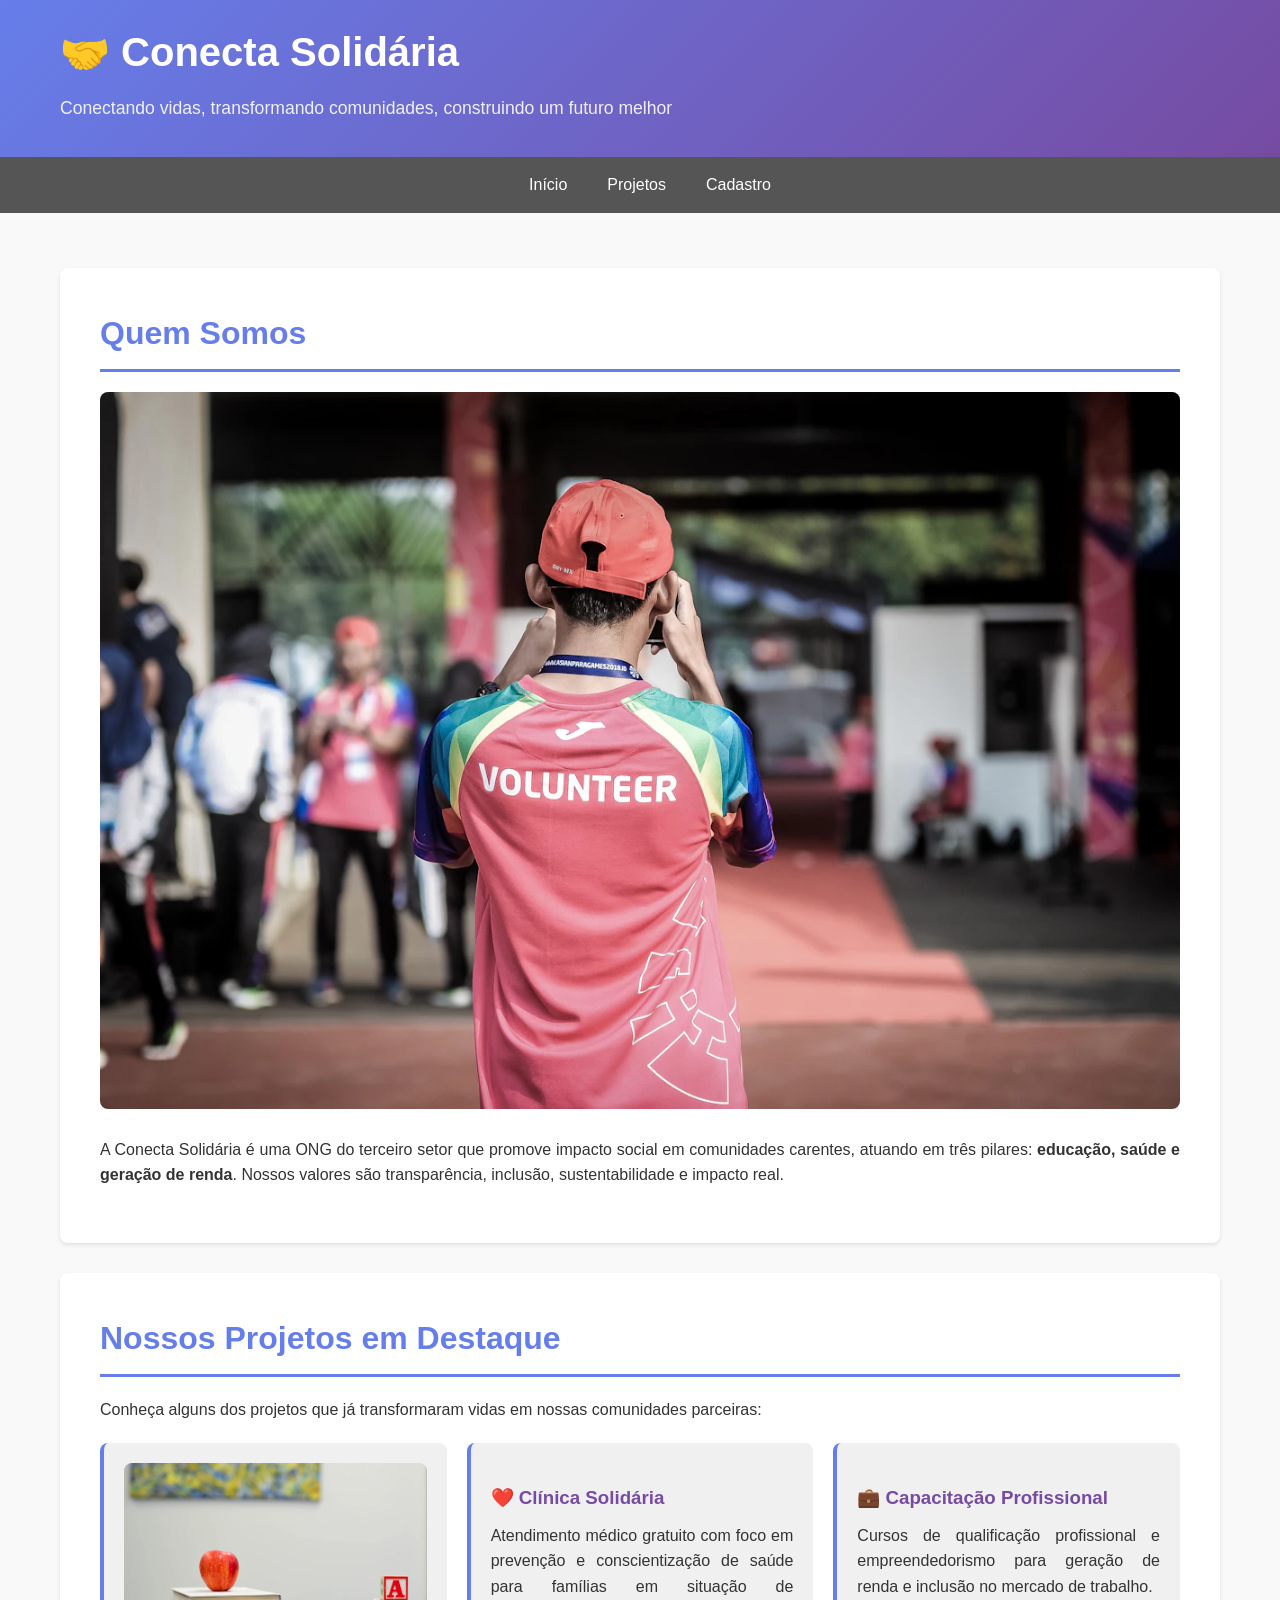
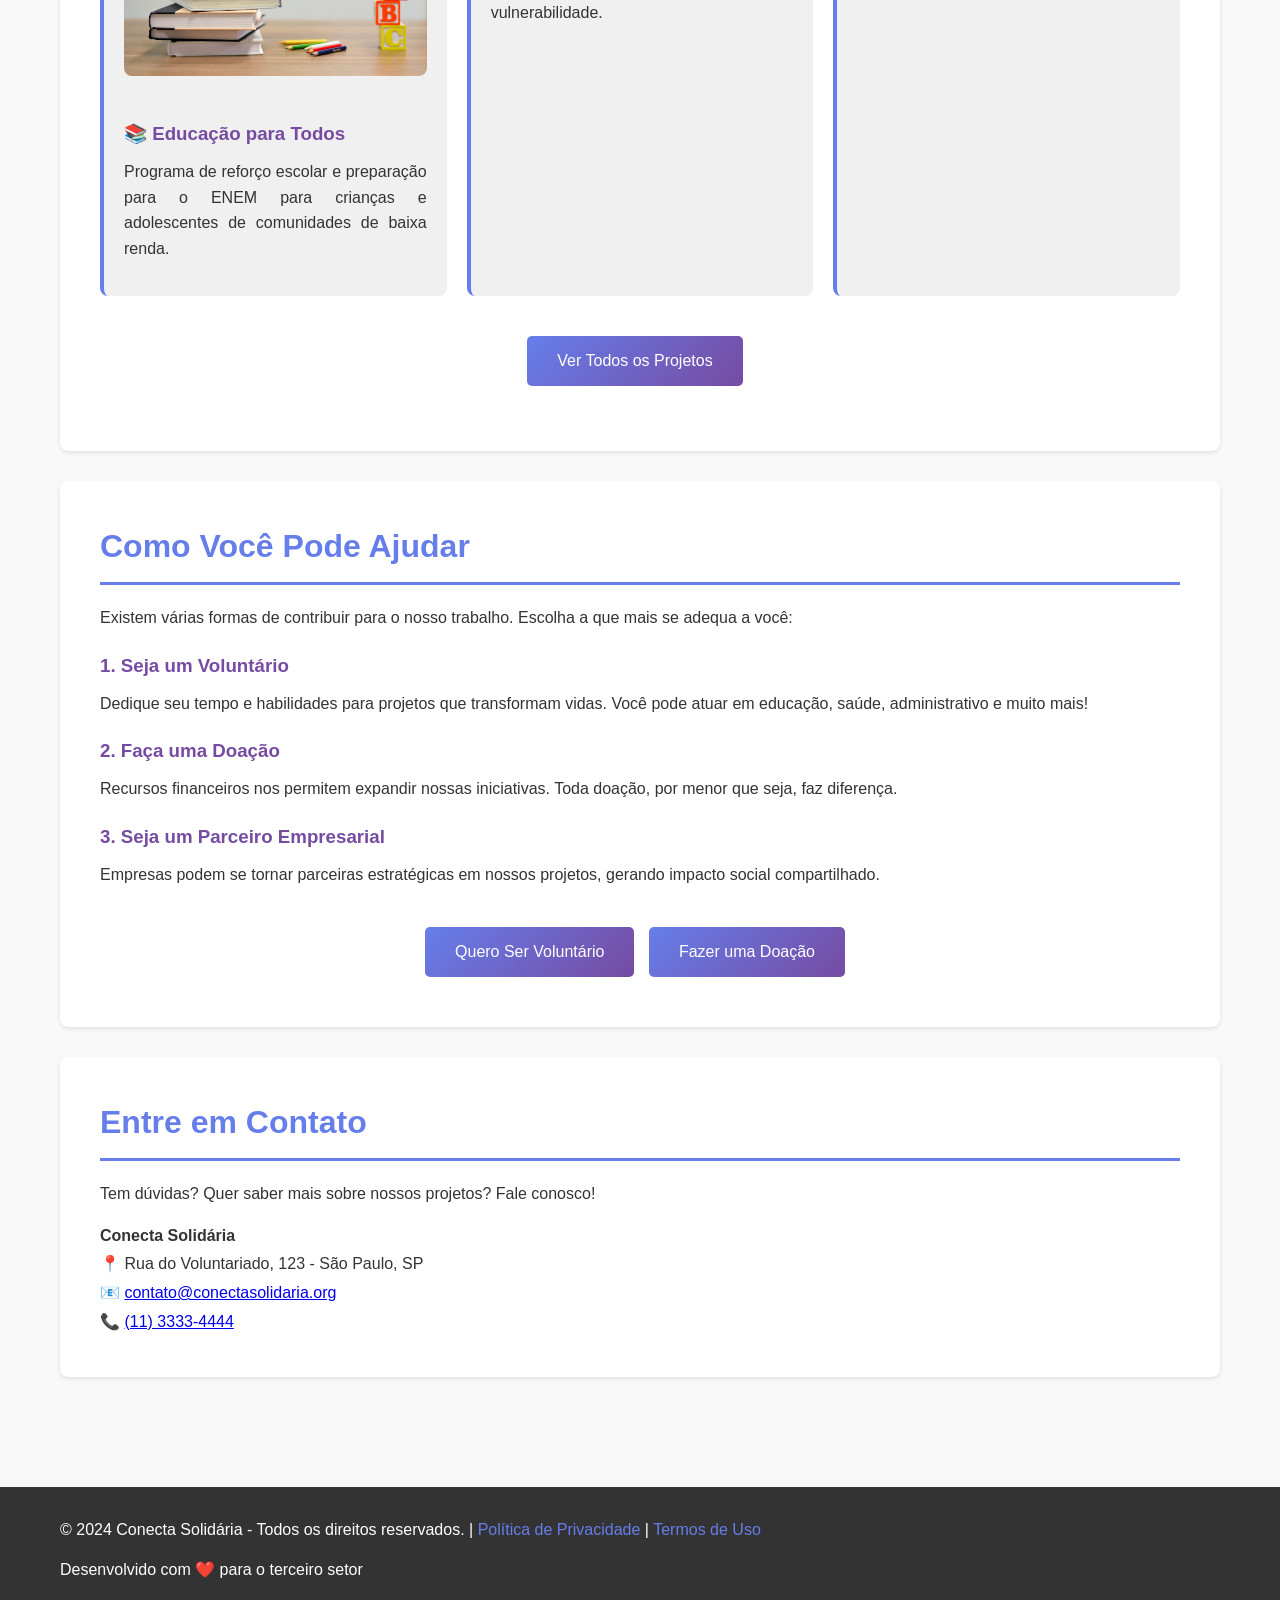
<file: exame-pratico1/index.html>
<!DOCTYPE html>
<html lang="pt-BR">
  <head>
    <meta charset="UTF-8">
    <meta name="viewport" content="width=device-width, initial-scale=1.0">
    <title>Conecta Solidária - Sua ONG de Impacto Social</title>
    <meta
      name="description"
      content="Conecta Solidária é uma ONG dedicada a projetos de impacto social, capacitação de voluntários e captação de doações para comunidades carentes."
    >
    <meta
      name="keywords"
      content="ONG, voluntariado, doações, impacto social, projetos solidários"
    >
    <link rel="stylesheet" href="css/style.css">
  </head>

  <body>
    <header>
      <div class="container">
        <h1>🤝 Conecta Solidária</h1>
        <p class="tagline">
          Conectando vidas, transformando comunidades, construindo um futuro
          melhor
        </p>
      </div>
    </header>

    <nav>
      <ul>
        <li><a href="index.html">Início</a></li>
        <li><a href="projetos.html">Projetos</a></li>
        <li><a href="cadastro.html">Cadastro</a></li>
      </ul>
    </nav>

    <main>
      <div class="container">
        <section id="quem-somos">
          <h2>Quem Somos</h2>

          <picture>
            <source srcset="img/equipe-voluntarios.webp" type="image/webp">
            <img
              src="img/equipe-voluntarios.jpg"
              alt="Equipe de voluntários da Conecta Solidária reunida em uma ação comunitária"
              class="imagem-secao"
            >
          </picture>

          <p>
            A Conecta Solidária é uma ONG do terceiro setor que promove impacto
            social em comunidades carentes, atuando em três pilares:
            <strong>educação, saúde e geração de renda</strong>. Nossos valores
            são transparência, inclusão, sustentabilidade e impacto real.
          </p>
        </section>

        <section id="projetos-destaque">
          <h2>Nossos Projetos em Destaque</h2>

          <p>
            Conheça alguns dos projetos que já transformaram vidas em nossas
            comunidades parceiras:
          </p>

          <div class="projetos-grid">
            <article class="projeto-card">
              <picture>
                <source srcset="img/projeto-educacao.webp" type="image/webp">
                <img
                  src="img/projeto-educacao.jpg"
                  alt="Crianças participando de aula de reforço escolar"
                  class="imagem-card"
                >
              </picture>
              <h3>📚 Educação para Todos</h3>
              <p>
                Programa de reforço escolar e preparação para o ENEM para
                crianças e adolescentes de comunidades de baixa renda.
              </p>
            </article>

            <article class="projeto-card">
              <h3>❤️ Clínica Solidária</h3>
              <p>
                Atendimento médico gratuito com foco em prevenção e
                conscientização de saúde para famílias em situação de
                vulnerabilidade.
              </p>
            </article>

            <article class="projeto-card">
              <h3>💼 Capacitação Profissional</h3>
              <p>
                Cursos de qualificação profissional e empreendedorismo para
                geração de renda e inclusão no mercado de trabalho.
              </p>
            </article>
          </div>

          <p class="texto-centralizado">
            <a href="projetos.html" class="btn">Ver Todos os Projetos</a>
          </p>
        </section>

        <section id="como-ajudar">
          <h2>Como Você Pode Ajudar</h2>

          <p>
            Existem várias formas de contribuir para o nosso trabalho. Escolha a
            que mais se adequa a você:
          </p>

          <h3>1. Seja um Voluntário</h3>
          <p>
            Dedique seu tempo e habilidades para projetos que transformam vidas.
            Você pode atuar em educação, saúde, administrativo e muito mais!
          </p>

          <h3>2. Faça uma Doação</h3>
          <p>
            Recursos financeiros nos permitem expandir nossas iniciativas.
            Toda doação, por menor que seja, faz diferença.
          </p>

          <h3>3. Seja um Parceiro Empresarial</h3>
          <p>
            Empresas podem se tornar parceiras estratégicas em nossos projetos,
            gerando impacto social compartilhado.
          </p>

          <div class="texto-centralizado">
            <a href="cadastro.html" class="btn">Quero Ser Voluntário</a>
            <a href="#contato" class="btn">Fazer uma Doação</a>
          </div>
        </section>

        <section id="contato">
          <h2>Entre em Contato</h2>

          <p>
            Tem dúvidas? Quer saber mais sobre nossos projetos? Fale conosco!
          </p>

          <address>
            <strong>Conecta Solidária</strong><br>
            📍 Rua do Voluntariado, 123 - São Paulo, SP<br>
            📧 <a href="mailto:contato@conectasolidaria.org">contato@conectasolidaria.org</a><br>
            📞 <a href="tel:+551133334444">(11) 3333-4444</a>
          </address>
        </section>
      </div>
    </main>

    <footer>
      <div class="container">
        <p>
          © 2024 Conecta Solidária - Todos os direitos reservados. |
          <a href="#">Política de Privacidade</a> |
          <a href="#">Termos de Uso</a>
        </p>
        <p>
          Desenvolvido com ❤️ para o terceiro setor
        </p>
      </div>
    </footer>
  </body>
</html>
</file>
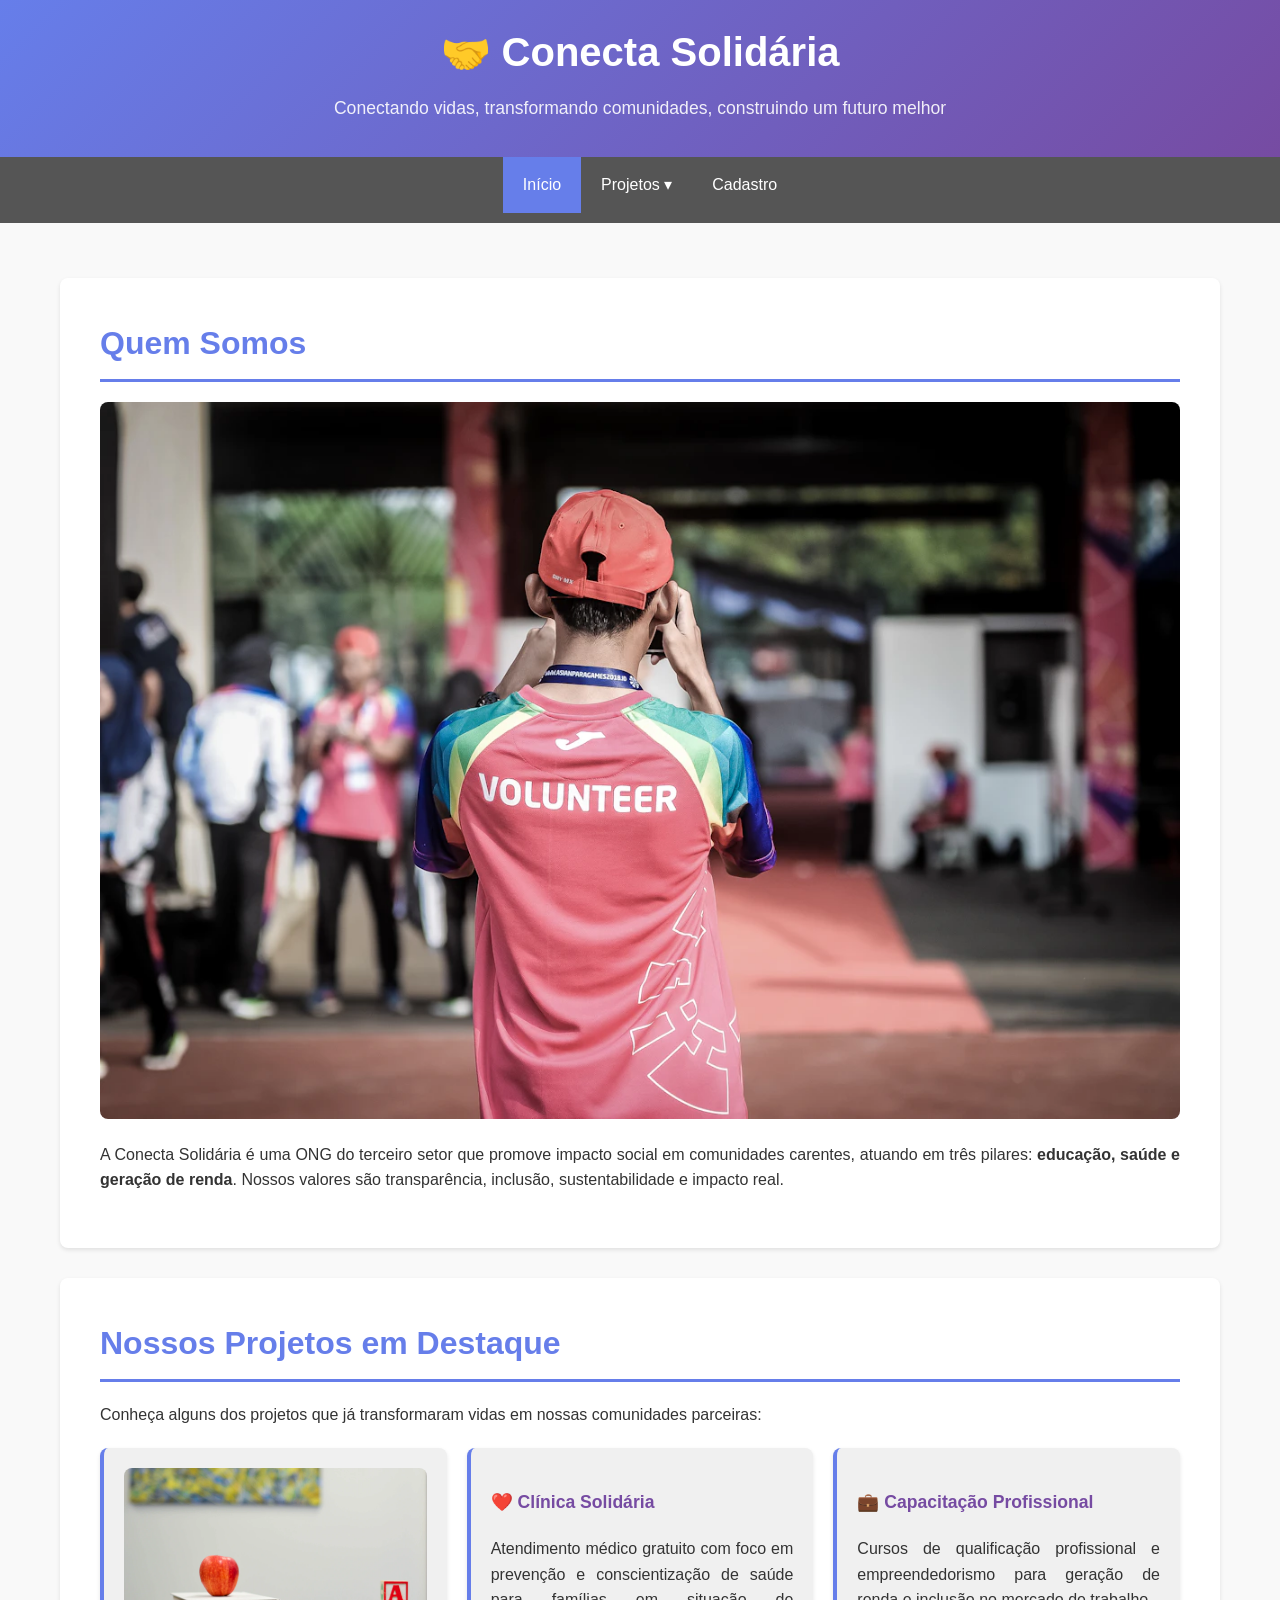
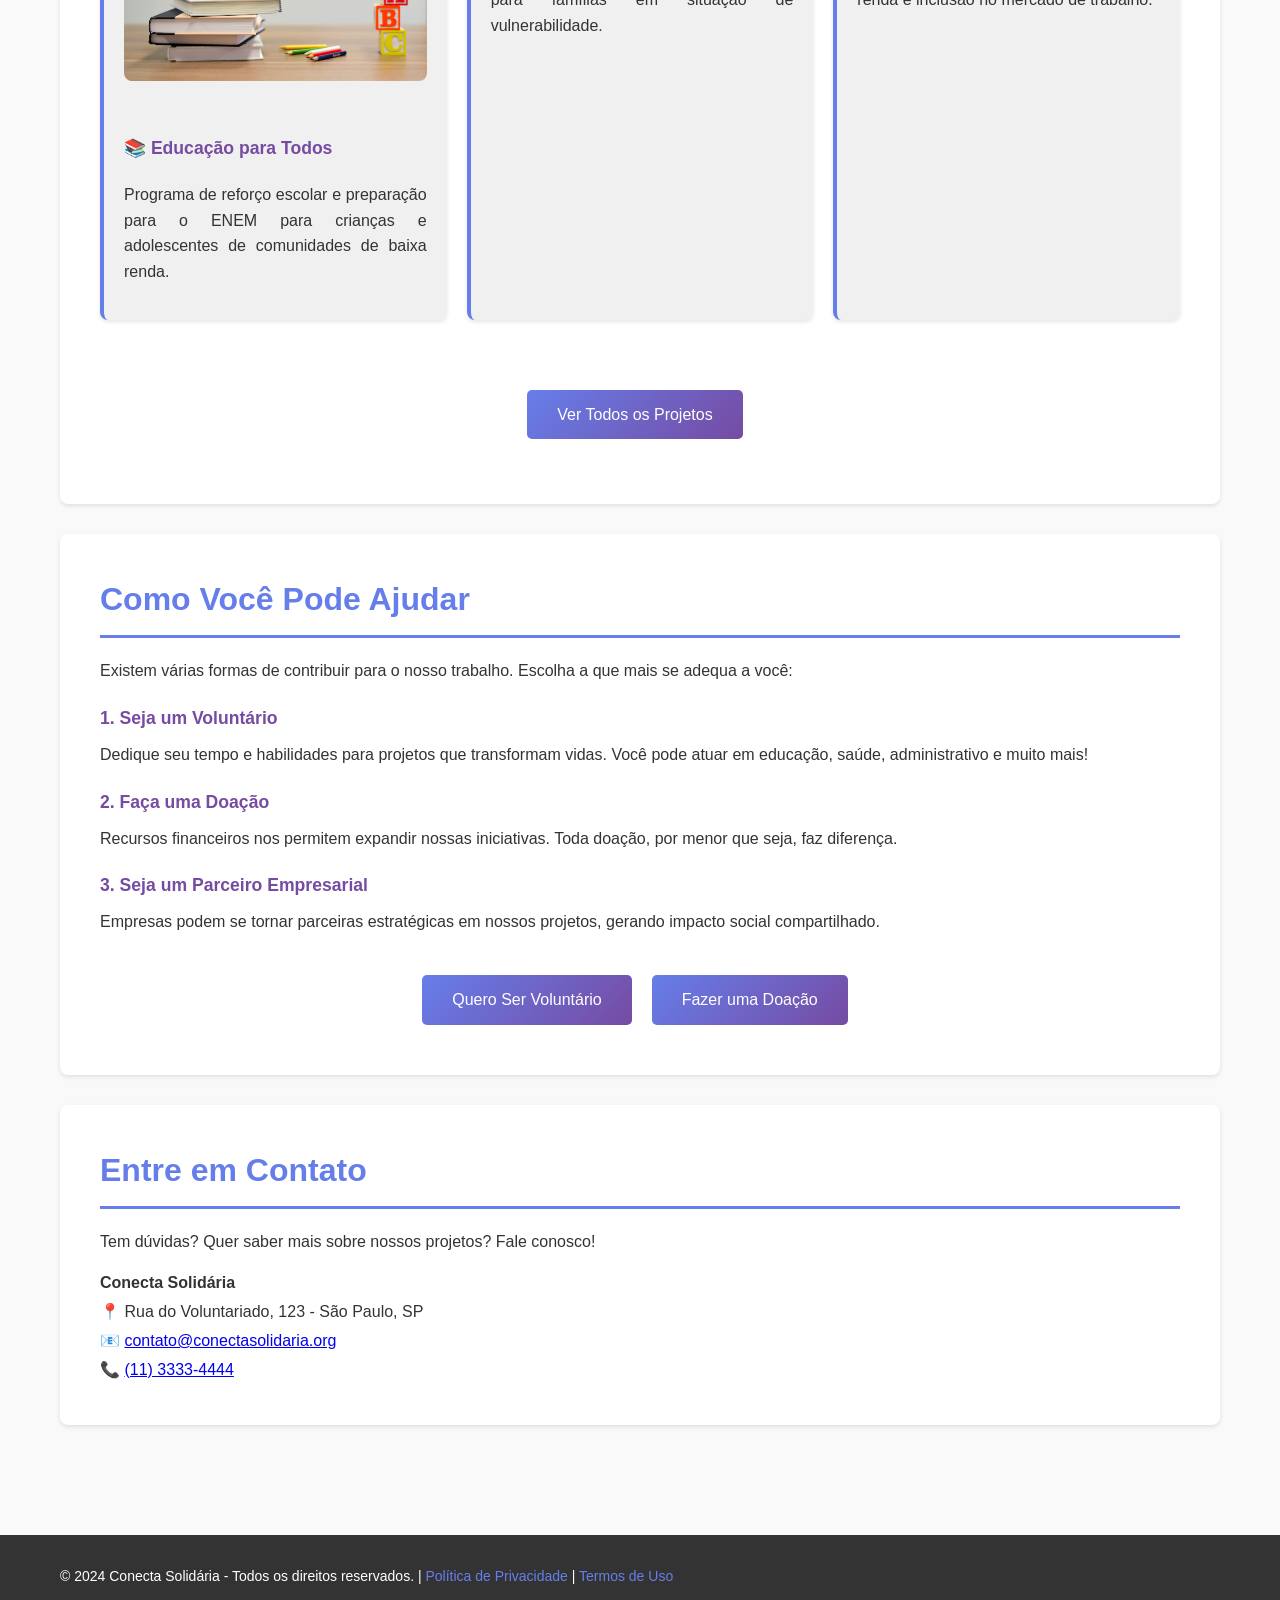
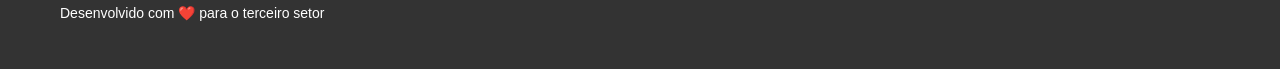
<file: exame-pratico2/index.html>
<!DOCTYPE html>
<html lang="pt-BR">
  <head>
    <meta charset="UTF-8">
    <meta name="viewport" content="width=device-width, initial-scale=1.0">
    <title>Conecta Solidária - Sua ONG de Impacto Social</title>
    <meta
      name="description"
      content="Conecta Solidária é uma ONG dedicada a projetos de impacto social, capacitação de voluntários e captação de doações para comunidades carentes."
    >
    <meta
      name="keywords"
      content="ONG, voluntariado, doações, impacto social, projetos solidários"
    >
    <link rel="stylesheet" href="css/style.css">
  </head>

  <body>
    <header>
      <div class="container">
        <h1>🤝 Conecta Solidária</h1>
        <p class="tagline">
          Conectando vidas, transformando comunidades, construindo um futuro
          melhor
        </p>
      </div>
    </header>

    <nav aria-label="Navegação principal">
      <input type="checkbox" id="menu-toggle" class="menu-toggle">
      <label for="menu-toggle" class="menu-hamburguer" aria-label="Abrir e fechar menu">☰ Menu</label>
      <ul class="menu">
        <li><a href="index.html" aria-current="page">Início</a></li>
        <li class="tem-submenu">
          <a href="projetos.html">Projetos ▾</a>
          <ul class="submenu">
            <li><a href="projetos.html">Educação para Todos</a></li>
            <li><a href="projetos.html">Clínica Solidária</a></li>
            <li><a href="projetos.html">Capacitação Profissional</a></li>
          </ul>
        </li>
        <li><a href="cadastro.html">Cadastro</a></li>
      </ul>
    </nav>

    <main>
      <div class="container">
        <section id="quem-somos">
          <h2>Quem Somos</h2>

          <picture>
            <source srcset="img/equipe-voluntarios.webp" type="image/webp">
            <img
              src="img/equipe-voluntarios.jpg"
              alt="Equipe de voluntários da Conecta Solidária reunida em uma ação comunitária"
              class="imagem-secao"
            >
          </picture>

          <p>
            A Conecta Solidária é uma ONG do terceiro setor que promove impacto
            social em comunidades carentes, atuando em três pilares:
            <strong>educação, saúde e geração de renda</strong>. Nossos valores
            são transparência, inclusão, sustentabilidade e impacto real.
          </p>
        </section>

        <section id="projetos-destaque">
          <h2>Nossos Projetos em Destaque</h2>

          <p>
            Conheça alguns dos projetos que já transformaram vidas em nossas
            comunidades parceiras:
          </p>

          <div class="projetos-grid">
            <article class="projeto-card">
              <picture>
                <source srcset="img/projeto-educacao.webp" type="image/webp">
                <img
                  src="img/projeto-educacao.jpg"
                  alt="Crianças participando de aula de reforço escolar"
                  class="imagem-card"
                >
              </picture>
              <h3>📚 Educação para Todos</h3>
              <p>
                Programa de reforço escolar e preparação para o ENEM para
                crianças e adolescentes de comunidades de baixa renda.
              </p>
            </article>

            <article class="projeto-card">
              <h3>❤️ Clínica Solidária</h3>
              <p>
                Atendimento médico gratuito com foco em prevenção e
                conscientização de saúde para famílias em situação de
                vulnerabilidade.
              </p>
            </article>

            <article class="projeto-card">
              <h3>💼 Capacitação Profissional</h3>
              <p>
                Cursos de qualificação profissional e empreendedorismo para
                geração de renda e inclusão no mercado de trabalho.
              </p>
            </article>
          </div>

          <p class="texto-centralizado">
            <a href="projetos.html" class="btn">Ver Todos os Projetos</a>
          </p>
        </section>

        <section id="como-ajudar">
          <h2>Como Você Pode Ajudar</h2>

          <p>
            Existem várias formas de contribuir para o nosso trabalho. Escolha a
            que mais se adequa a você:
          </p>

          <h3>1. Seja um Voluntário</h3>
          <p>
            Dedique seu tempo e habilidades para projetos que transformam vidas.
            Você pode atuar em educação, saúde, administrativo e muito mais!
          </p>

          <h3>2. Faça uma Doação</h3>
          <p>
            Recursos financeiros nos permitem expandir nossas iniciativas.
            Toda doação, por menor que seja, faz diferença.
          </p>

          <h3>3. Seja um Parceiro Empresarial</h3>
          <p>
            Empresas podem se tornar parceiras estratégicas em nossos projetos,
            gerando impacto social compartilhado.
          </p>

          <div class="texto-centralizado">
            <a href="cadastro.html" class="btn">Quero Ser Voluntário</a>
            <a href="#contato" class="btn">Fazer uma Doação</a>
          </div>
        </section>

        <section id="contato">
          <h2>Entre em Contato</h2>

          <p>
            Tem dúvidas? Quer saber mais sobre nossos projetos? Fale conosco!
          </p>

          <address>
            <strong>Conecta Solidária</strong><br>
            📍 Rua do Voluntariado, 123 - São Paulo, SP<br>
            📧 <a href="mailto:contato@conectasolidaria.org">contato@conectasolidaria.org</a><br>
            📞 <a href="tel:+551133334444">(11) 3333-4444</a>
          </address>
        </section>
      </div>
    </main>

    <footer>
      <div class="container">
        <p>
          © 2024 Conecta Solidária - Todos os direitos reservados. |
          <a href="#">Política de Privacidade</a> |
          <a href="#">Termos de Uso</a>
        </p>
        <p>
          Desenvolvido com ❤️ para o terceiro setor
        </p>
      </div>
    </footer>
  </body>
</html>
</file>
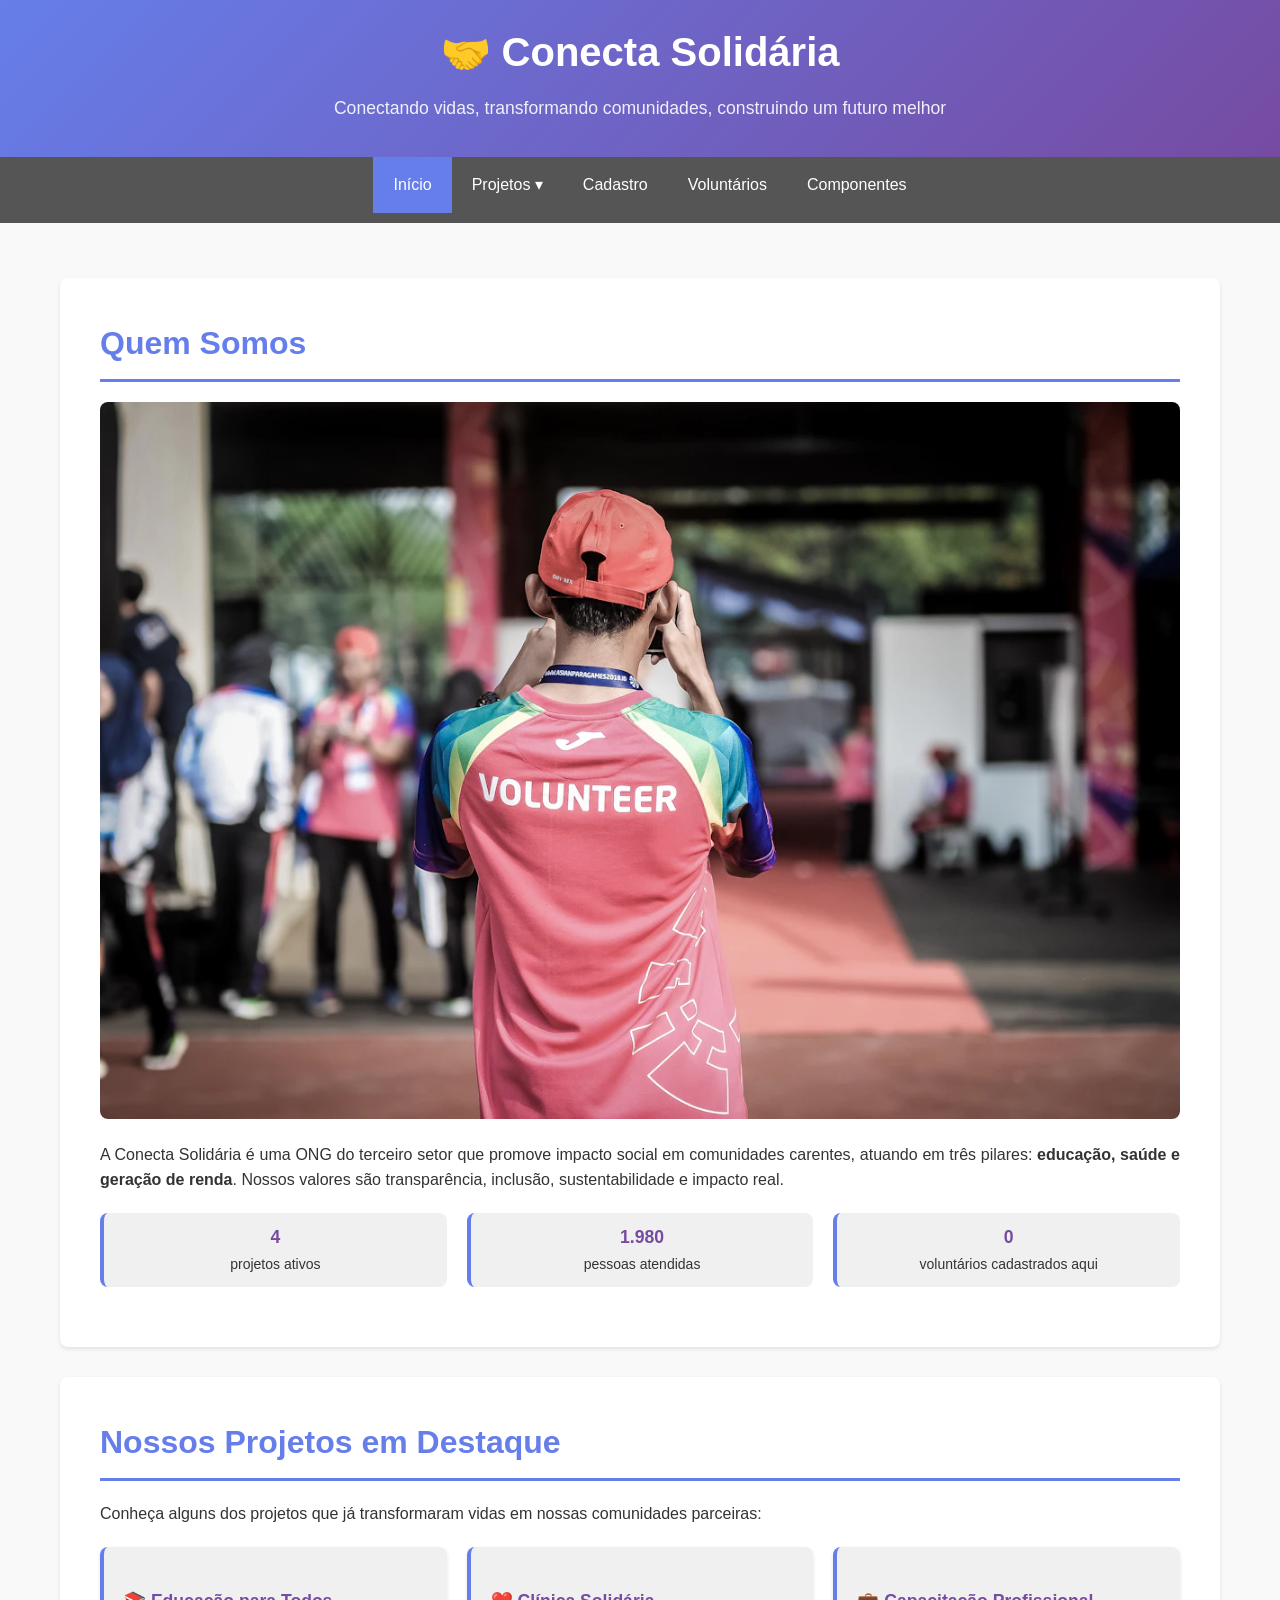
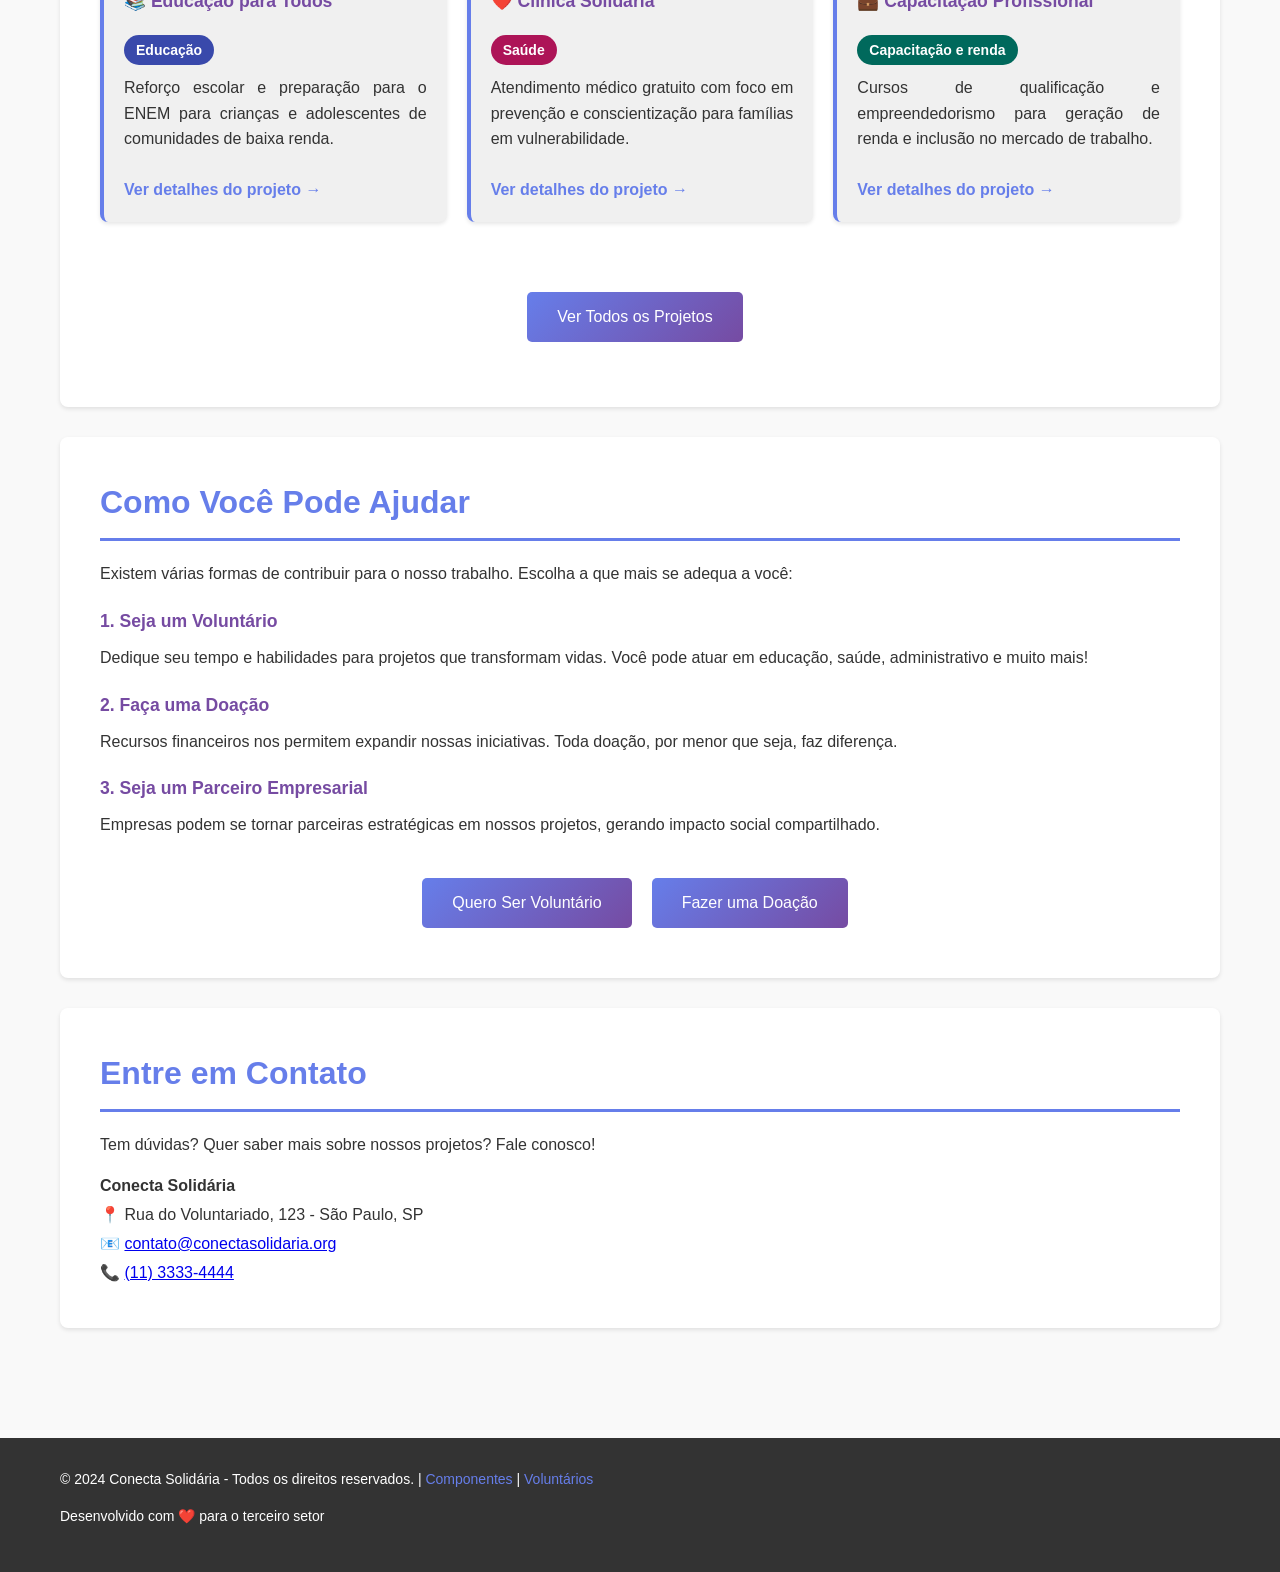
<file: exame-pratico3/index.html>
<!DOCTYPE html>
<html lang="pt-BR">
  <head>
    <meta charset="UTF-8">
    <meta name="viewport" content="width=device-width, initial-scale=1.0">
    <title>Conecta Solidária - Sua ONG de Impacto Social</title>
    <meta
      name="description"
      content="Conecta Solidária é uma ONG dedicada a projetos de impacto social, capacitação de voluntários e captação de doações para comunidades carentes."
    >
    <meta
      name="keywords"
      content="ONG, voluntariado, doações, impacto social, projetos solidários"
    >
    <link rel="stylesheet" href="css/style.css">
  </head>

  <body>
    <!-- Casca da SPA: cabeçalho, menu e rodapé não são recarregados.
         Apenas o conteúdo de #app muda a cada rota. -->
    <a class="pular-conteudo" href="#conteudo">Pular para o conteúdo</a>

    <header>
      <div class="container">
        <h1>🤝 Conecta Solidária</h1>
        <p class="tagline">
          Conectando vidas, transformando comunidades, construindo um futuro melhor
        </p>
      </div>
    </header>

    <nav aria-label="Navegação principal">
      <button
        type="button"
        id="botao-menu"
        class="menu-hamburguer"
        aria-expanded="false"
        aria-controls="menu-principal"
      >☰ Menu</button>

      <ul class="menu" id="menu-principal">
        <li><a href="#/">Início</a></li>
        <li class="tem-submenu">
          <a href="#/projetos">Projetos ▾</a>
          <ul class="submenu">
            <li><a href="#/projetos/educacao-para-todos">Educação para Todos</a></li>
            <li><a href="#/projetos/clinica-solidaria">Clínica Solidária</a></li>
            <li><a href="#/projetos/capacitacao-profissional">Capacitação Profissional</a></li>
            <li><a href="#/projetos/comunidade-sustentavel">Comunidade Sustentável</a></li>
          </ul>
        </li>
        <li><a href="#/cadastro">Cadastro</a></li>
        <li><a href="#/voluntarios">Voluntários</a></li>
        <li><a href="#/componentes">Componentes</a></li>
      </ul>
    </nav>

    <main id="conteudo">
      <!-- O roteador injeta a view desta rota aqui dentro. -->
      <div id="app" class="container">
        <noscript>
          <section>
            <h2>JavaScript desativado</h2>
            <p>
              Esta versão do site é uma Single Page Application: ative o JavaScript
              no navegador para navegar entre as telas.
            </p>
          </section>
        </noscript>
      </div>
    </main>

    <!-- Regiões fixas usadas pelos componentes de feedback -->
    <div id="regiao-toasts" class="toasts" aria-live="polite" aria-atomic="false"></div>
    <div id="regiao-modal"></div>

    <footer>
      <div class="container">
        <p>
          © 2024 Conecta Solidária - Todos os direitos reservados. |
          <a href="#/componentes">Componentes</a> |
          <a href="#/voluntarios">Voluntários</a>
        </p>
        <p>Desenvolvido com ❤️ para o terceiro setor</p>
      </div>
    </footer>

    <!-- Núcleo: utilitários, templates, armazenamento e rotas -->
    <script src="js/nucleo/dom.js"></script>
    <script src="js/nucleo/templates.js"></script>
    <script src="js/nucleo/store.js"></script>
    <script src="js/nucleo/router.js"></script>

    <!-- Dados e regras de negócio -->
    <script src="js/dados/projetos.js"></script>
    <script src="js/formularios/validacao.js"></script>
    <script src="js/formularios/mascaras.js"></script>
    <script src="js/servicos/voluntarios.js"></script>

    <!-- Componentes de interface -->
    <script src="js/ui/parciais.js"></script>
    <script src="js/ui/notificacoes.js"></script>
    <script src="js/ui/modal.js"></script>
    <script src="js/ui/menu.js"></script>

    <!-- Telas -->
    <script src="js/views/inicio.js"></script>
    <script src="js/views/projetos.js"></script>
    <script src="js/views/projeto-detalhe.js"></script>
    <script src="js/views/cadastro.js"></script>
    <script src="js/views/voluntarios.js"></script>
    <script src="js/views/componentes.js"></script>
    <script src="js/views/nao-encontrada.js"></script>

    <!-- Inicialização -->
    <script src="js/app.js"></script>
  </body>
</html>
</file>
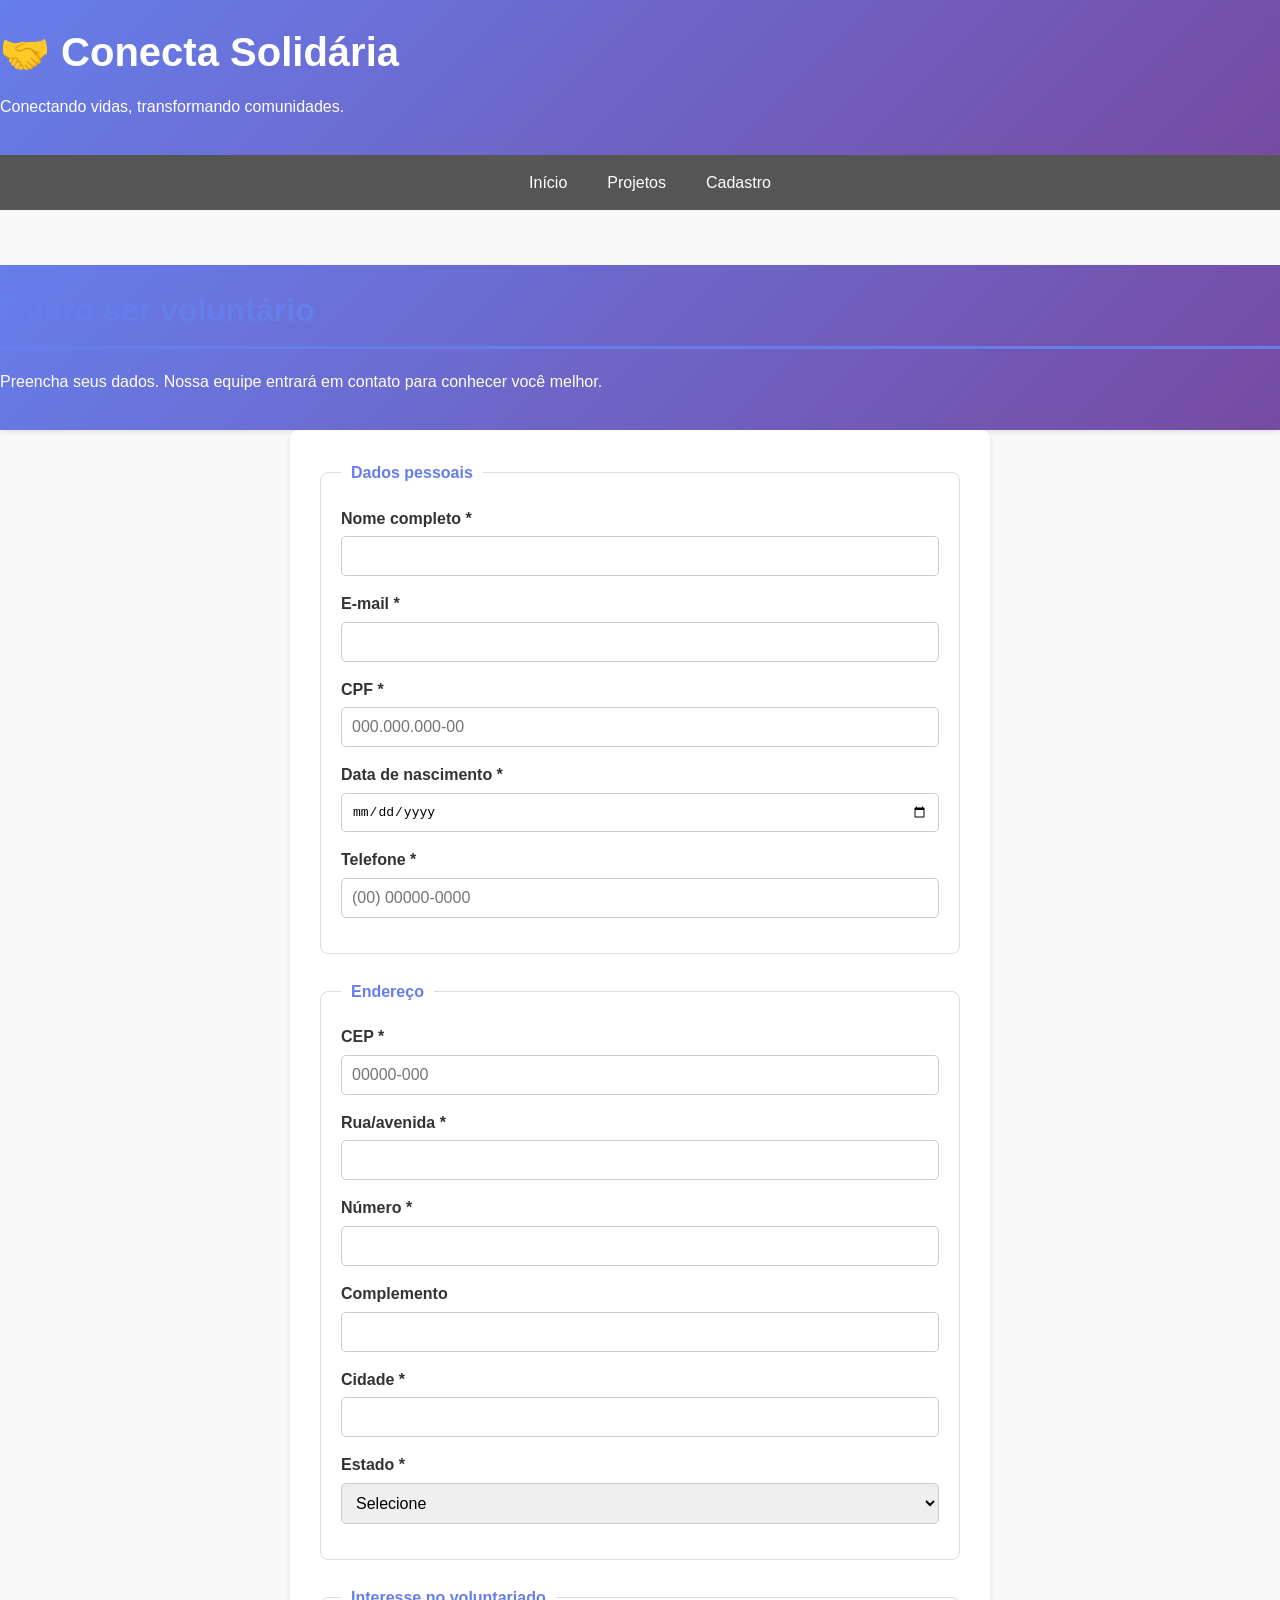
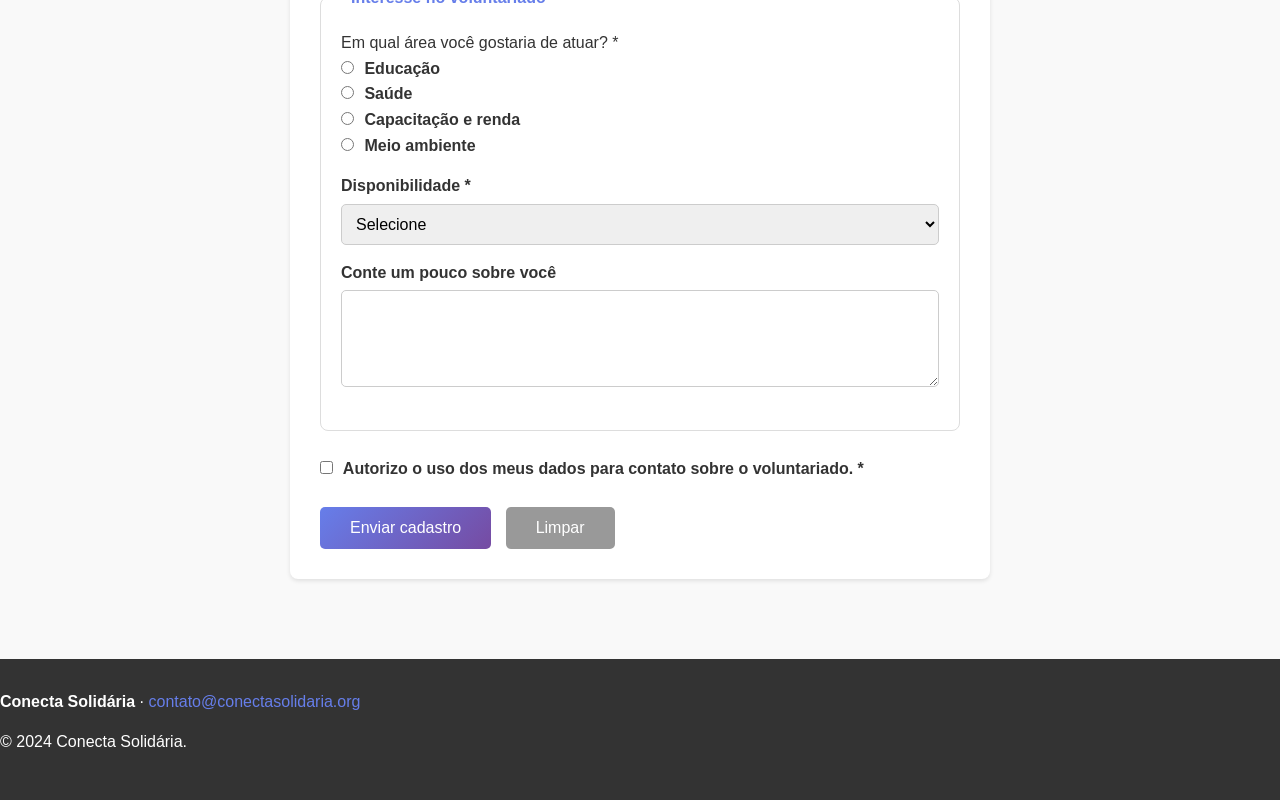
<file: exame-pratico1/cadastro.html>
<!DOCTYPE html>
<html lang="pt-BR">
  <head>
    <meta charset="UTF-8">
    <meta name="viewport" content="width=device-width, initial-scale=1.0">
    <meta
      name="description"
      content="Cadastre-se para ser voluntário da Conecta Solidária."
>
    <title>Cadastro de voluntário | Conecta Solidária</title>
    <link rel="stylesheet" href="css/style.css">
  </head>

  <body>
    <header>
      <h1>🤝 Conecta Solidária</h1>
      <p>Conectando vidas, transformando comunidades.</p>
    </header>

    <nav aria-label="Navegação principal">
      <ul>
        <li><a href="index.html">Início</a></li>
        <li><a href="projetos.html">Projetos</a></li>
        <li><a href="cadastro.html" aria-current="page">Cadastro</a></li>
      </ul>
    </nav>

    <main>
      <header>
        <h2>Quero ser voluntário</h2>
        <p>Preencha seus dados. Nossa equipe entrará em contato para conhecer você melhor.</p>
      </header>

      <form id="formulario-voluntario" action="#" method="post">
        <fieldset>
          <legend>Dados pessoais</legend>

          <p>
            <label for="nome">Nome completo *</label><br>
            <input type="text" id="nome" name="nome" autocomplete="name" required minlength="3">
          </p>

          <p>
            <label for="email">E-mail *</label><br>
            <input type="email" id="email" name="email" autocomplete="email" required>
          </p>

          <p>
            <label for="cpf">CPF *</label><br>
            <input
              type="text"
              id="cpf"
              name="cpf"
              inputmode="numeric"
              autocomplete="off"
              placeholder="000.000.000-00"
              maxlength="14"
              pattern="[0-9]{3}\.[0-9]{3}\.[0-9]{3}-[0-9]{2}"
              title="Informe o CPF no formato 000.000.000-00."
              required
>
          </p>

          <p>
            <label for="nascimento">Data de nascimento *</label><br>
            <input type="date" id="nascimento" name="nascimento" autocomplete="bday" required>
          </p>

          <p>
            <label for="telefone">Telefone *</label><br>
            <input
              type="tel"
              id="telefone"
              name="telefone"
              inputmode="tel"
              autocomplete="tel"
              placeholder="(00) 00000-0000"
              maxlength="15"
              pattern="\([0-9]{2}\) (?:[0-9]{4,5})-[0-9]{4}"
              title="Informe o telefone no formato (00) 00000-0000."
              required
>
          </p>
        </fieldset>

        <fieldset>
          <legend>Endereço</legend>

          <p>
            <label for="cep">CEP *</label><br>
            <input
              type="text"
              id="cep"
              name="cep"
              inputmode="numeric"
              autocomplete="postal-code"
              placeholder="00000-000"
              maxlength="9"
              pattern="[0-9]{5}-[0-9]{3}"
              title="Informe o CEP no formato 00000-000."
              required
>
          </p>

          <p>
            <label for="endereco">Rua/avenida *</label><br>
            <input type="text" id="endereco" name="endereco" autocomplete="address-line1" required>
          </p>

          <p>
            <label for="numero">Número *</label><br>
            <input type="text" id="numero" name="numero" inputmode="numeric" required>
          </p>

          <p>
            <label for="complemento">Complemento</label><br>
            <input type="text" id="complemento" name="complemento" autocomplete="address-line2">
          </p>

          <p>
            <label for="cidade">Cidade *</label><br>
            <input type="text" id="cidade" name="cidade" autocomplete="address-level2" required>
          </p>

          <p>
            <label for="estado">Estado *</label><br>
            <select id="estado" name="estado" autocomplete="address-level1" required>
              <option value="">Selecione</option>
              <option>AC</option><option>AL</option><option>AP</option><option>AM</option>
              <option>BA</option><option>CE</option><option>DF</option><option>ES</option>
              <option>GO</option><option>MA</option><option>MT</option><option>MS</option>
              <option>MG</option><option>PA</option><option>PB</option><option>PR</option>
              <option>PE</option><option>PI</option><option>RJ</option><option>RN</option>
              <option>RS</option><option>RO</option><option>RR</option><option>SC</option>
              <option>SP</option><option>SE</option><option>TO</option>
            </select>
          </p>
        </fieldset>

        <fieldset>
          <legend>Interesse no voluntariado</legend>

          <p>
            <span id="area-label">Em qual área você gostaria de atuar? *</span><br>
            <label><input type="radio" name="area" value="educacao" required> Educação</label><br>
            <label><input type="radio" name="area" value="saude"> Saúde</label><br>
            <label><input type="radio" name="area" value="renda"> Capacitação e renda</label><br>
            <label><input type="radio" name="area" value="meio-ambiente"> Meio ambiente</label>
          </p>

          <p>
            <label for="disponibilidade">Disponibilidade *</label><br>
            <select id="disponibilidade" name="disponibilidade" required>
              <option value="">Selecione</option>
              <option value="semana">Durante a semana</option>
              <option value="fim-de-semana">Finais de semana</option>
              <option value="remoto">Atuação remota</option>
            </select>
          </p>

          <p>
            <label for="mensagem">Conte um pouco sobre você</label><br>
            <textarea id="mensagem" name="mensagem" rows="5" maxlength="500"></textarea>
          </p>
        </fieldset>

        <p>
          <label>
            <input type="checkbox" name="consentimento" required>
            Autorizo o uso dos meus dados para contato sobre o voluntariado. *
          </label>
        </p>

        <button type="submit">Enviar cadastro</button>
        <button type="reset">Limpar</button>
      </form>
    </main>

    <footer>
      <p>
        <strong>Conecta Solidária</strong> ·
        <a href="mailto:contato@conectasolidaria.org">contato@conectasolidaria.org</a>
      </p>
      <p>&copy; 2024 Conecta Solidária.</p>
    </footer>

    <script src="js/cadastro.js"></script>
  </body>
</html>
</file>
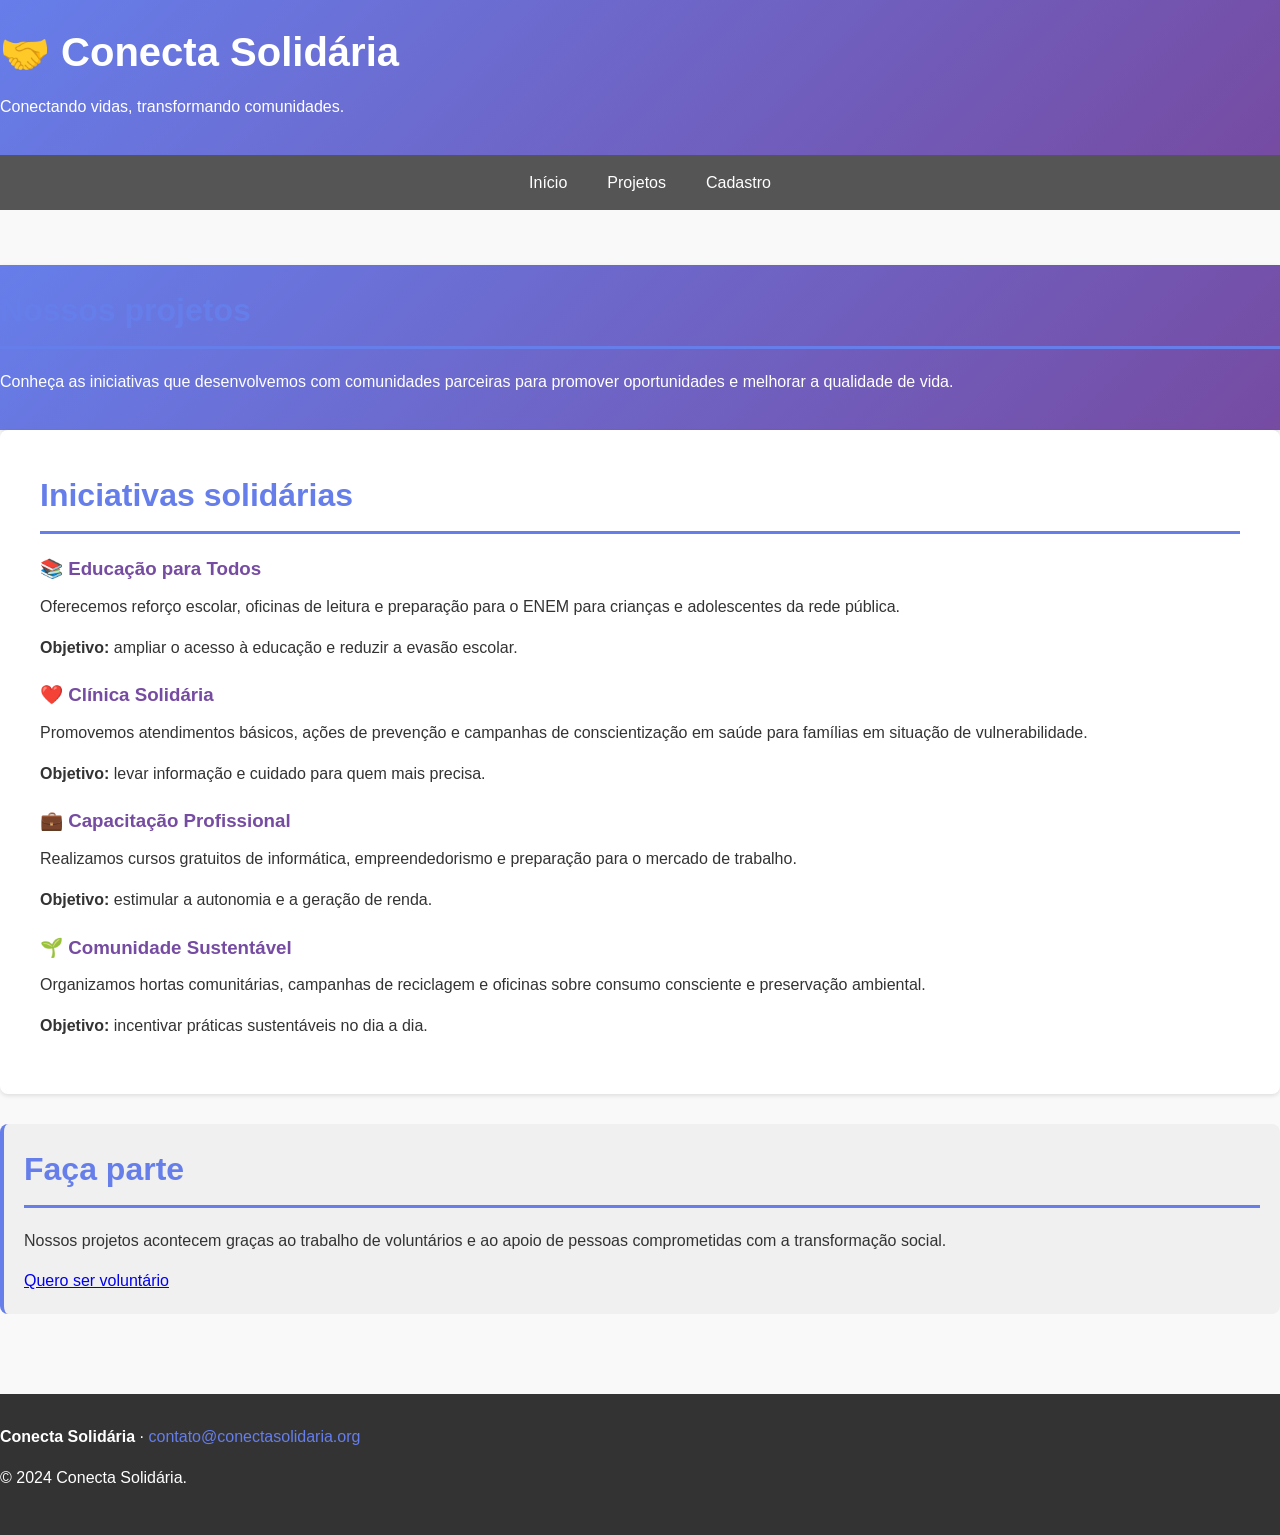
<file: exame-pratico1/projetos.html>
<!DOCTYPE html>
<html lang="pt-BR">
  <head>
    <meta charset="UTF-8">
    <meta name="viewport" content="width=device-width, initial-scale=1.0">
    <meta
      name="description"
      content="Conheça os projetos sociais da Conecta Solidária nas áreas de educação, saúde e geração de renda."
>
    <title>Projetos | Conecta Solidária</title>
    <link rel="stylesheet" href="css/style.css">
  </head>

  <body>
    <header>
      <h1>🤝 Conecta Solidária</h1>
      <p>Conectando vidas, transformando comunidades.</p>
    </header>

    <nav aria-label="Navegação principal">
      <ul>
        <li><a href="index.html">Início</a></li>
        <li><a href="projetos.html" aria-current="page">Projetos</a></li>
        <li><a href="cadastro.html">Cadastro</a></li>
      </ul>
    </nav>

    <main>
      <header>
        <h2>Nossos projetos</h2>
        <p>
          Conheça as iniciativas que desenvolvemos com comunidades parceiras
          para promover oportunidades e melhorar a qualidade de vida.
        </p>
      </header>

      <section aria-labelledby="projetos-atuais">
        <h2 id="projetos-atuais">Iniciativas solidárias</h2>

        <article>
          <h3>📚 Educação para Todos</h3>
          <p>
            Oferecemos reforço escolar, oficinas de leitura e preparação para o
            ENEM para crianças e adolescentes da rede pública.
          </p>
          <p><strong>Objetivo:</strong> ampliar o acesso à educação e reduzir a evasão escolar.</p>
        </article>

        <article>
          <h3>❤️ Clínica Solidária</h3>
          <p>
            Promovemos atendimentos básicos, ações de prevenção e campanhas de
            conscientização em saúde para famílias em situação de vulnerabilidade.
          </p>
          <p><strong>Objetivo:</strong> levar informação e cuidado para quem mais precisa.</p>
        </article>

        <article>
          <h3>💼 Capacitação Profissional</h3>
          <p>
            Realizamos cursos gratuitos de informática, empreendedorismo e
            preparação para o mercado de trabalho.
          </p>
          <p><strong>Objetivo:</strong> estimular a autonomia e a geração de renda.</p>
        </article>

        <article>
          <h3>🌱 Comunidade Sustentável</h3>
          <p>
            Organizamos hortas comunitárias, campanhas de reciclagem e oficinas
            sobre consumo consciente e preservação ambiental.
          </p>
          <p><strong>Objetivo:</strong> incentivar práticas sustentáveis no dia a dia.</p>
        </article>
      </section>

      <aside>
        <h2>Faça parte</h2>
        <p>
          Nossos projetos acontecem graças ao trabalho de voluntários e ao apoio
          de pessoas comprometidas com a transformação social.
        </p>
        <a href="cadastro.html">Quero ser voluntário</a>
      </aside>
    </main>

    <footer>
      <p>
        <strong>Conecta Solidária</strong> ·
        <a href="mailto:contato@conectasolidaria.org">contato@conectasolidaria.org</a>
      </p>
      <p>&copy; 2024 Conecta Solidária.</p>
    </footer>
  </body>
</html>
</file>
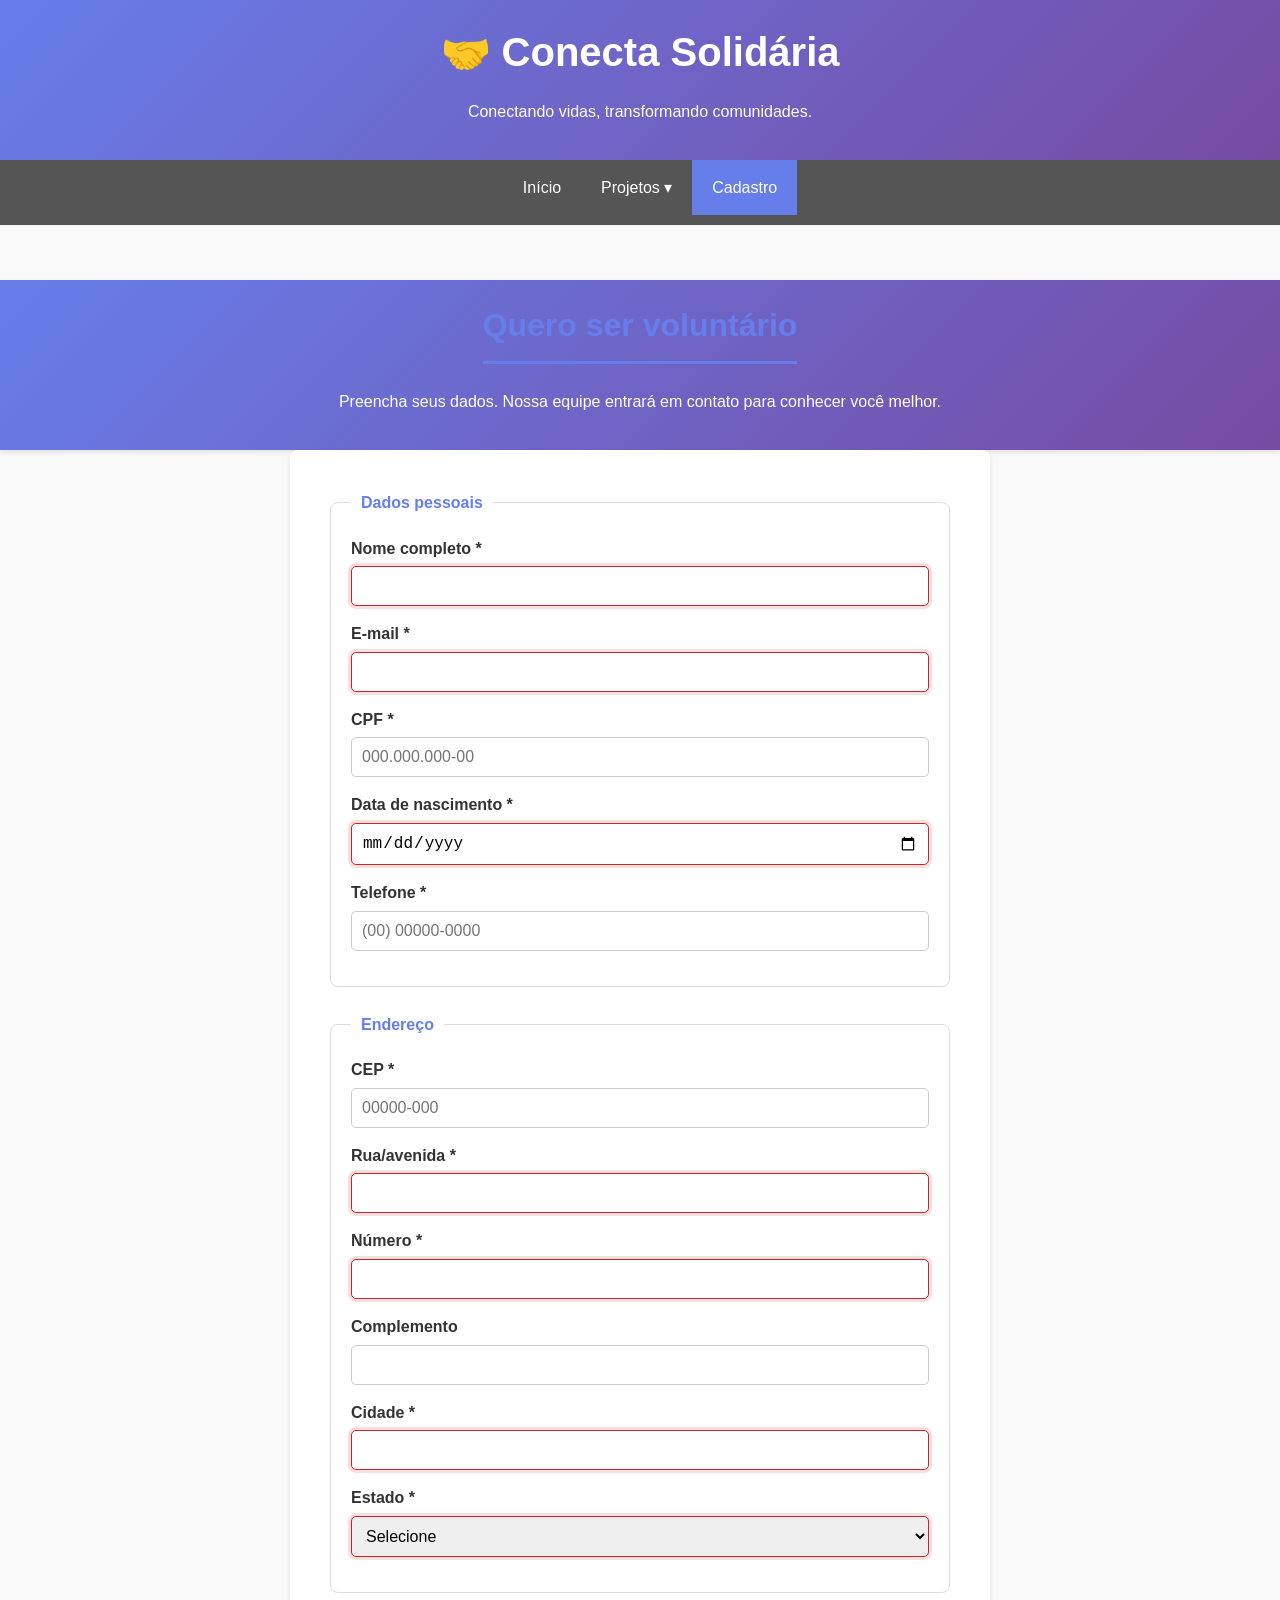
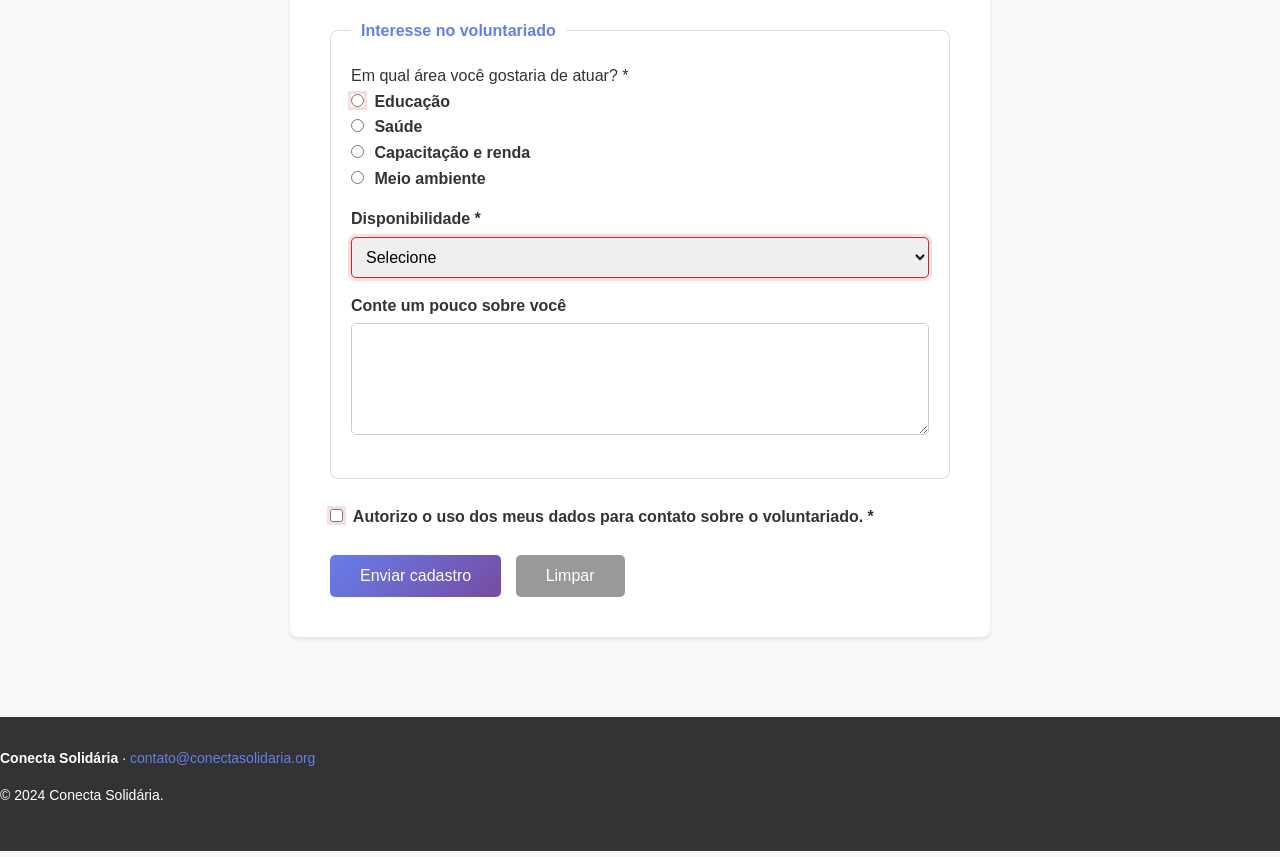
<file: exame-pratico2/cadastro.html>
<!DOCTYPE html>
<html lang="pt-BR">
  <head>
    <meta charset="UTF-8">
    <meta name="viewport" content="width=device-width, initial-scale=1.0">
    <meta
      name="description"
      content="Cadastre-se para ser voluntário da Conecta Solidária."
>
    <title>Cadastro de voluntário | Conecta Solidária</title>
    <link rel="stylesheet" href="css/style.css">
  </head>

  <body>
    <header>
      <h1>🤝 Conecta Solidária</h1>
      <p>Conectando vidas, transformando comunidades.</p>
    </header>

    <nav aria-label="Navegação principal">
      <input type="checkbox" id="menu-toggle" class="menu-toggle">
      <label for="menu-toggle" class="menu-hamburguer" aria-label="Abrir e fechar menu">☰ Menu</label>
      <ul class="menu">
        <li><a href="index.html">Início</a></li>
        <li class="tem-submenu">
          <a href="projetos.html">Projetos ▾</a>
          <ul class="submenu">
            <li><a href="projetos.html">Educação para Todos</a></li>
            <li><a href="projetos.html">Clínica Solidária</a></li>
            <li><a href="projetos.html">Capacitação Profissional</a></li>
          </ul>
        </li>
        <li><a href="cadastro.html" aria-current="page">Cadastro</a></li>
      </ul>
    </nav>

    <main>
      <header>
        <h2>Quero ser voluntário</h2>
        <p>Preencha seus dados. Nossa equipe entrará em contato para conhecer você melhor.</p>
      </header>

      <form id="formulario-voluntario" action="#" method="post">
        <fieldset>
          <legend>Dados pessoais</legend>

          <p>
            <label for="nome">Nome completo *</label><br>
            <input type="text" id="nome" name="nome" autocomplete="name" required minlength="3">
          </p>

          <p>
            <label for="email">E-mail *</label><br>
            <input type="email" id="email" name="email" autocomplete="email" required>
          </p>

          <p>
            <label for="cpf">CPF *</label><br>
            <input
              type="text"
              id="cpf"
              name="cpf"
              inputmode="numeric"
              autocomplete="off"
              placeholder="000.000.000-00"
              maxlength="14"
              pattern="[0-9]{3}\.[0-9]{3}\.[0-9]{3}-[0-9]{2}"
              title="Informe o CPF no formato 000.000.000-00."
              required
>
          </p>

          <p>
            <label for="nascimento">Data de nascimento *</label><br>
            <input type="date" id="nascimento" name="nascimento" autocomplete="bday" required>
          </p>

          <p>
            <label for="telefone">Telefone *</label><br>
            <input
              type="tel"
              id="telefone"
              name="telefone"
              inputmode="tel"
              autocomplete="tel"
              placeholder="(00) 00000-0000"
              maxlength="15"
              pattern="\([0-9]{2}\) (?:[0-9]{4,5})-[0-9]{4}"
              title="Informe o telefone no formato (00) 00000-0000."
              required
>
          </p>
        </fieldset>

        <fieldset>
          <legend>Endereço</legend>

          <p>
            <label for="cep">CEP *</label><br>
            <input
              type="text"
              id="cep"
              name="cep"
              inputmode="numeric"
              autocomplete="postal-code"
              placeholder="00000-000"
              maxlength="9"
              pattern="[0-9]{5}-[0-9]{3}"
              title="Informe o CEP no formato 00000-000."
              required
>
          </p>

          <p>
            <label for="endereco">Rua/avenida *</label><br>
            <input type="text" id="endereco" name="endereco" autocomplete="address-line1" required>
          </p>

          <p>
            <label for="numero">Número *</label><br>
            <input type="text" id="numero" name="numero" inputmode="numeric" required>
          </p>

          <p>
            <label for="complemento">Complemento</label><br>
            <input type="text" id="complemento" name="complemento" autocomplete="address-line2">
          </p>

          <p>
            <label for="cidade">Cidade *</label><br>
            <input type="text" id="cidade" name="cidade" autocomplete="address-level2" required>
          </p>

          <p>
            <label for="estado">Estado *</label><br>
            <select id="estado" name="estado" autocomplete="address-level1" required>
              <option value="">Selecione</option>
              <option>AC</option><option>AL</option><option>AP</option><option>AM</option>
              <option>BA</option><option>CE</option><option>DF</option><option>ES</option>
              <option>GO</option><option>MA</option><option>MT</option><option>MS</option>
              <option>MG</option><option>PA</option><option>PB</option><option>PR</option>
              <option>PE</option><option>PI</option><option>RJ</option><option>RN</option>
              <option>RS</option><option>RO</option><option>RR</option><option>SC</option>
              <option>SP</option><option>SE</option><option>TO</option>
            </select>
          </p>
        </fieldset>

        <fieldset>
          <legend>Interesse no voluntariado</legend>

          <p>
            <span id="area-label">Em qual área você gostaria de atuar? *</span><br>
            <label><input type="radio" name="area" value="educacao" required> Educação</label><br>
            <label><input type="radio" name="area" value="saude"> Saúde</label><br>
            <label><input type="radio" name="area" value="renda"> Capacitação e renda</label><br>
            <label><input type="radio" name="area" value="meio-ambiente"> Meio ambiente</label>
          </p>

          <p>
            <label for="disponibilidade">Disponibilidade *</label><br>
            <select id="disponibilidade" name="disponibilidade" required>
              <option value="">Selecione</option>
              <option value="semana">Durante a semana</option>
              <option value="fim-de-semana">Finais de semana</option>
              <option value="remoto">Atuação remota</option>
            </select>
          </p>

          <p>
            <label for="mensagem">Conte um pouco sobre você</label><br>
            <textarea id="mensagem" name="mensagem" rows="5" maxlength="500"></textarea>
          </p>
        </fieldset>

        <p>
          <label>
            <input type="checkbox" name="consentimento" required>
            Autorizo o uso dos meus dados para contato sobre o voluntariado. *
          </label>
        </p>

        <button type="submit">Enviar cadastro</button>
        <button type="reset">Limpar</button>
      </form>
    </main>

    <footer>
      <p>
        <strong>Conecta Solidária</strong> ·
        <a href="mailto:contato@conectasolidaria.org">contato@conectasolidaria.org</a>
      </p>
      <p>&copy; 2024 Conecta Solidária.</p>
    </footer>

    <script src="js/cadastro.js"></script>
  </body>
</html>
</file>
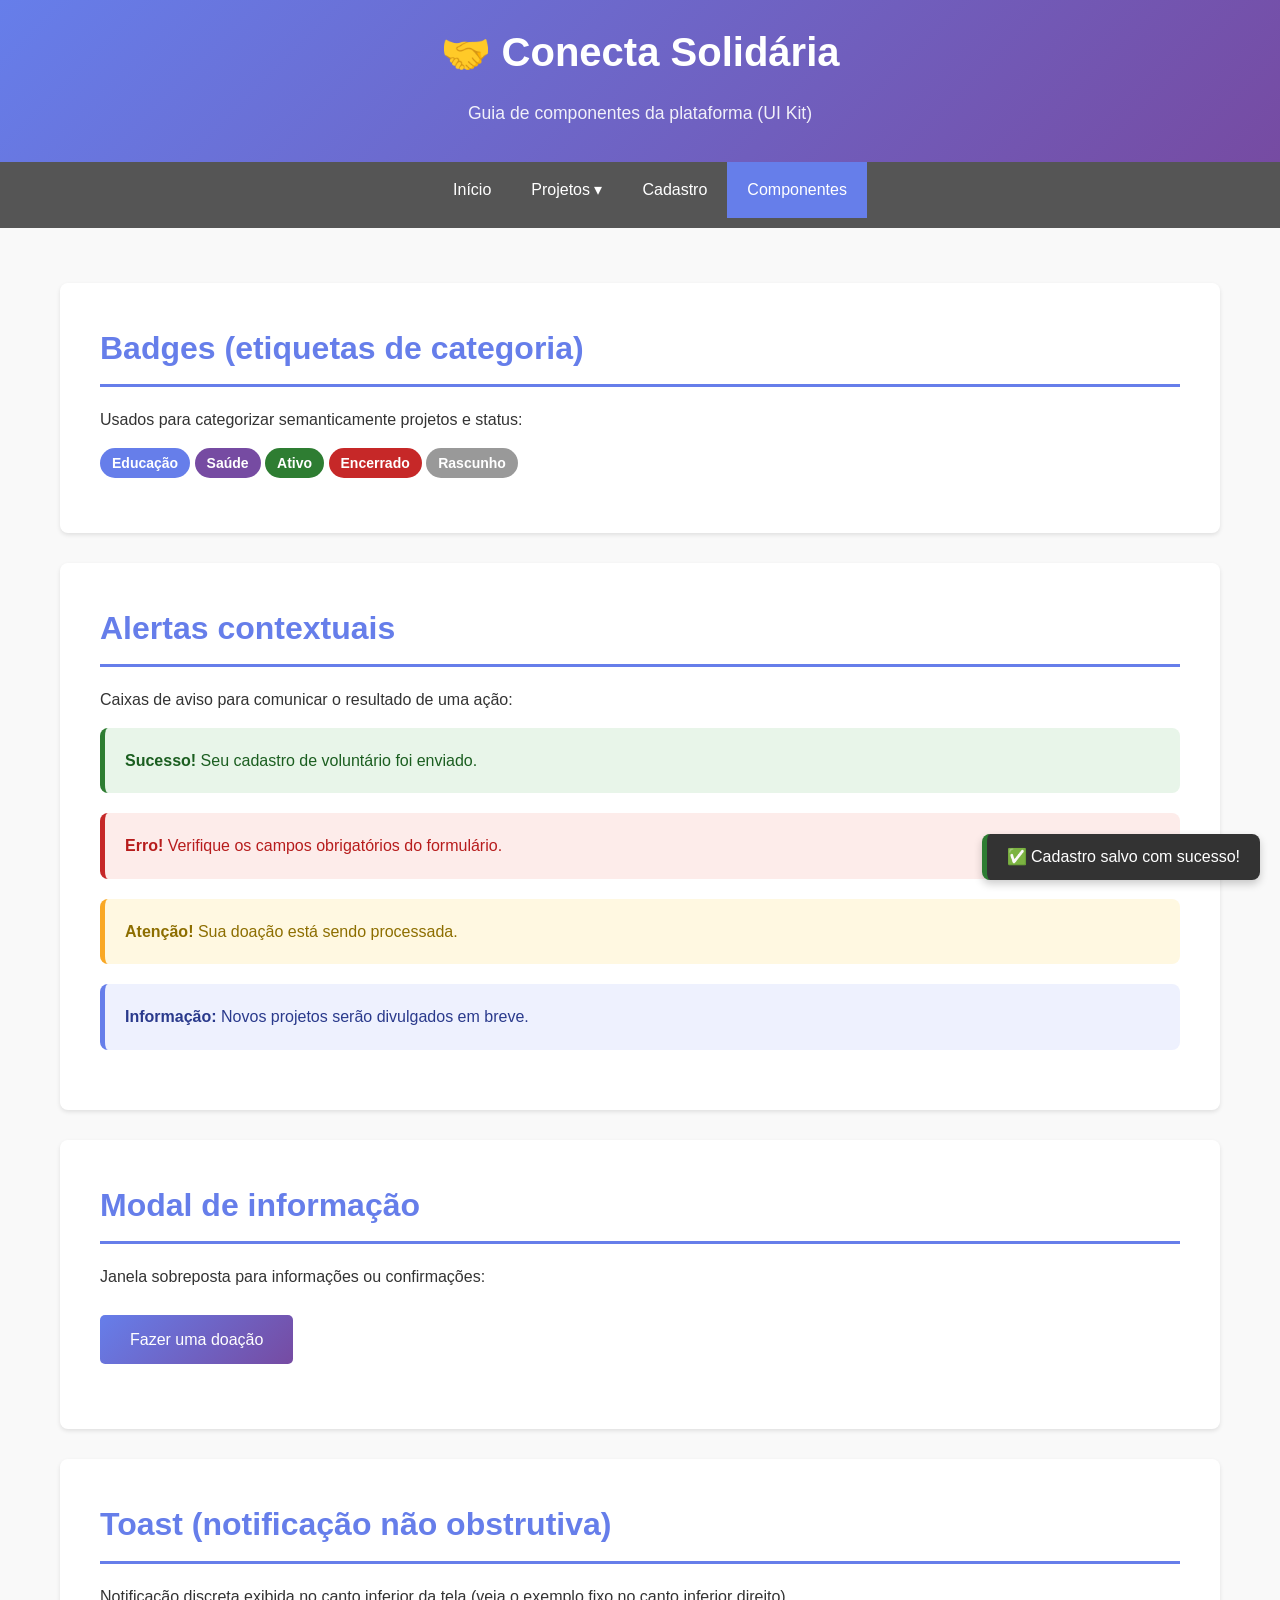
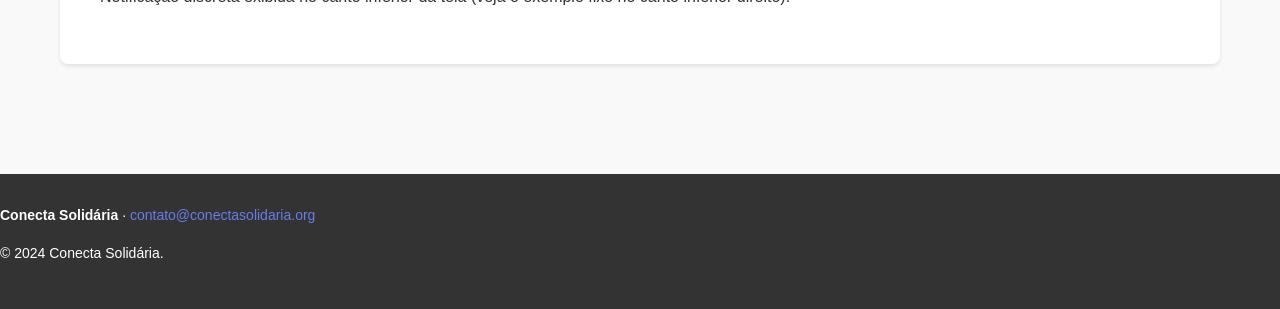
<file: exame-pratico2/componentes.html>
<!DOCTYPE html>
<html lang="pt-BR">
  <head>
    <meta charset="UTF-8">
    <meta name="viewport" content="width=device-width, initial-scale=1.0">
    <meta
      name="description"
      content="Guia de componentes de interface (UI kit) da Conecta Solidária: badges, alertas, modais e toasts."
>
    <title>Componentes | Conecta Solidária</title>
    <link rel="stylesheet" href="css/style.css">
  </head>

  <body>
    <header>
      <h1>🤝 Conecta Solidária</h1>
      <p class="tagline">Guia de componentes da plataforma (UI Kit)</p>
    </header>

    <nav aria-label="Navegação principal">
      <input type="checkbox" id="menu-toggle" class="menu-toggle">
      <label for="menu-toggle" class="menu-hamburguer" aria-label="Abrir e fechar menu">☰ Menu</label>
      <ul class="menu">
        <li><a href="index.html">Início</a></li>
        <li class="tem-submenu">
          <a href="projetos.html">Projetos ▾</a>
          <ul class="submenu">
            <li><a href="projetos.html">Educação para Todos</a></li>
            <li><a href="projetos.html">Clínica Solidária</a></li>
            <li><a href="projetos.html">Capacitação Profissional</a></li>
          </ul>
        </li>
        <li><a href="cadastro.html">Cadastro</a></li>
        <li><a href="componentes.html" aria-current="page">Componentes</a></li>
      </ul>
    </nav>

    <main>
      <div class="container">
        <section id="badges">
          <h2>Badges (etiquetas de categoria)</h2>
          <p>Usados para categorizar semanticamente projetos e status:</p>
          <p>
            <span class="badge">Educação</span>
            <span class="badge badge--secundario">Saúde</span>
            <span class="badge badge--sucesso">Ativo</span>
            <span class="badge badge--erro">Encerrado</span>
            <span class="badge badge--neutro">Rascunho</span>
          </p>
        </section>

        <section id="alertas">
          <h2>Alertas contextuais</h2>
          <p>Caixas de aviso para comunicar o resultado de uma ação:</p>

          <div class="alerta alerta--sucesso">
            <strong>Sucesso!</strong> Seu cadastro de voluntário foi enviado.
          </div>
          <div class="alerta alerta--erro">
            <strong>Erro!</strong> Verifique os campos obrigatórios do formulário.
          </div>
          <div class="alerta alerta--aviso">
            <strong>Atenção!</strong> Sua doação está sendo processada.
          </div>
          <div class="alerta alerta--info">
            <strong>Informação:</strong> Novos projetos serão divulgados em breve.
          </div>
        </section>

        <section id="modal-demo">
          <h2>Modal de informação</h2>
          <p>Janela sobreposta para informações ou confirmações:</p>
          <p>
            <a href="#modal-doacao" class="btn">Fazer uma doação</a>
          </p>
        </section>

        <section id="toast-demo">
          <h2>Toast (notificação não obstrutiva)</h2>
          <p>
            Notificação discreta exibida no canto inferior da tela (veja o
            exemplo fixo no canto inferior direito).
          </p>
        </section>
      </div>
    </main>

    <!-- Modal (aberto via :target no CSS) -->
    <div class="modal" id="modal-doacao" role="dialog" aria-modal="true" aria-labelledby="modal-titulo">
      <div class="modal__caixa">
        <a href="#modal-demo" class="modal__fechar" aria-label="Fechar modal">✕</a>
        <h3 id="modal-titulo">💜 Obrigado por ajudar!</h3>
        <p>
          Sua doação transforma vidas em nossas comunidades parceiras.
          Escolha um valor e faça parte dessa mudança.
        </p>
        <a href="#modal-demo" class="btn">Confirmar doação</a>
      </div>
    </div>

    <!-- Toast de exemplo -->
    <div class="toast" role="status">
      ✅ Cadastro salvo com sucesso!
    </div>

    <footer>
      <p>
        <strong>Conecta Solidária</strong> ·
        <a href="mailto:contato@conectasolidaria.org">contato@conectasolidaria.org</a>
      </p>
      <p>&copy; 2024 Conecta Solidária.</p>
    </footer>
  </body>
</html>
</file>
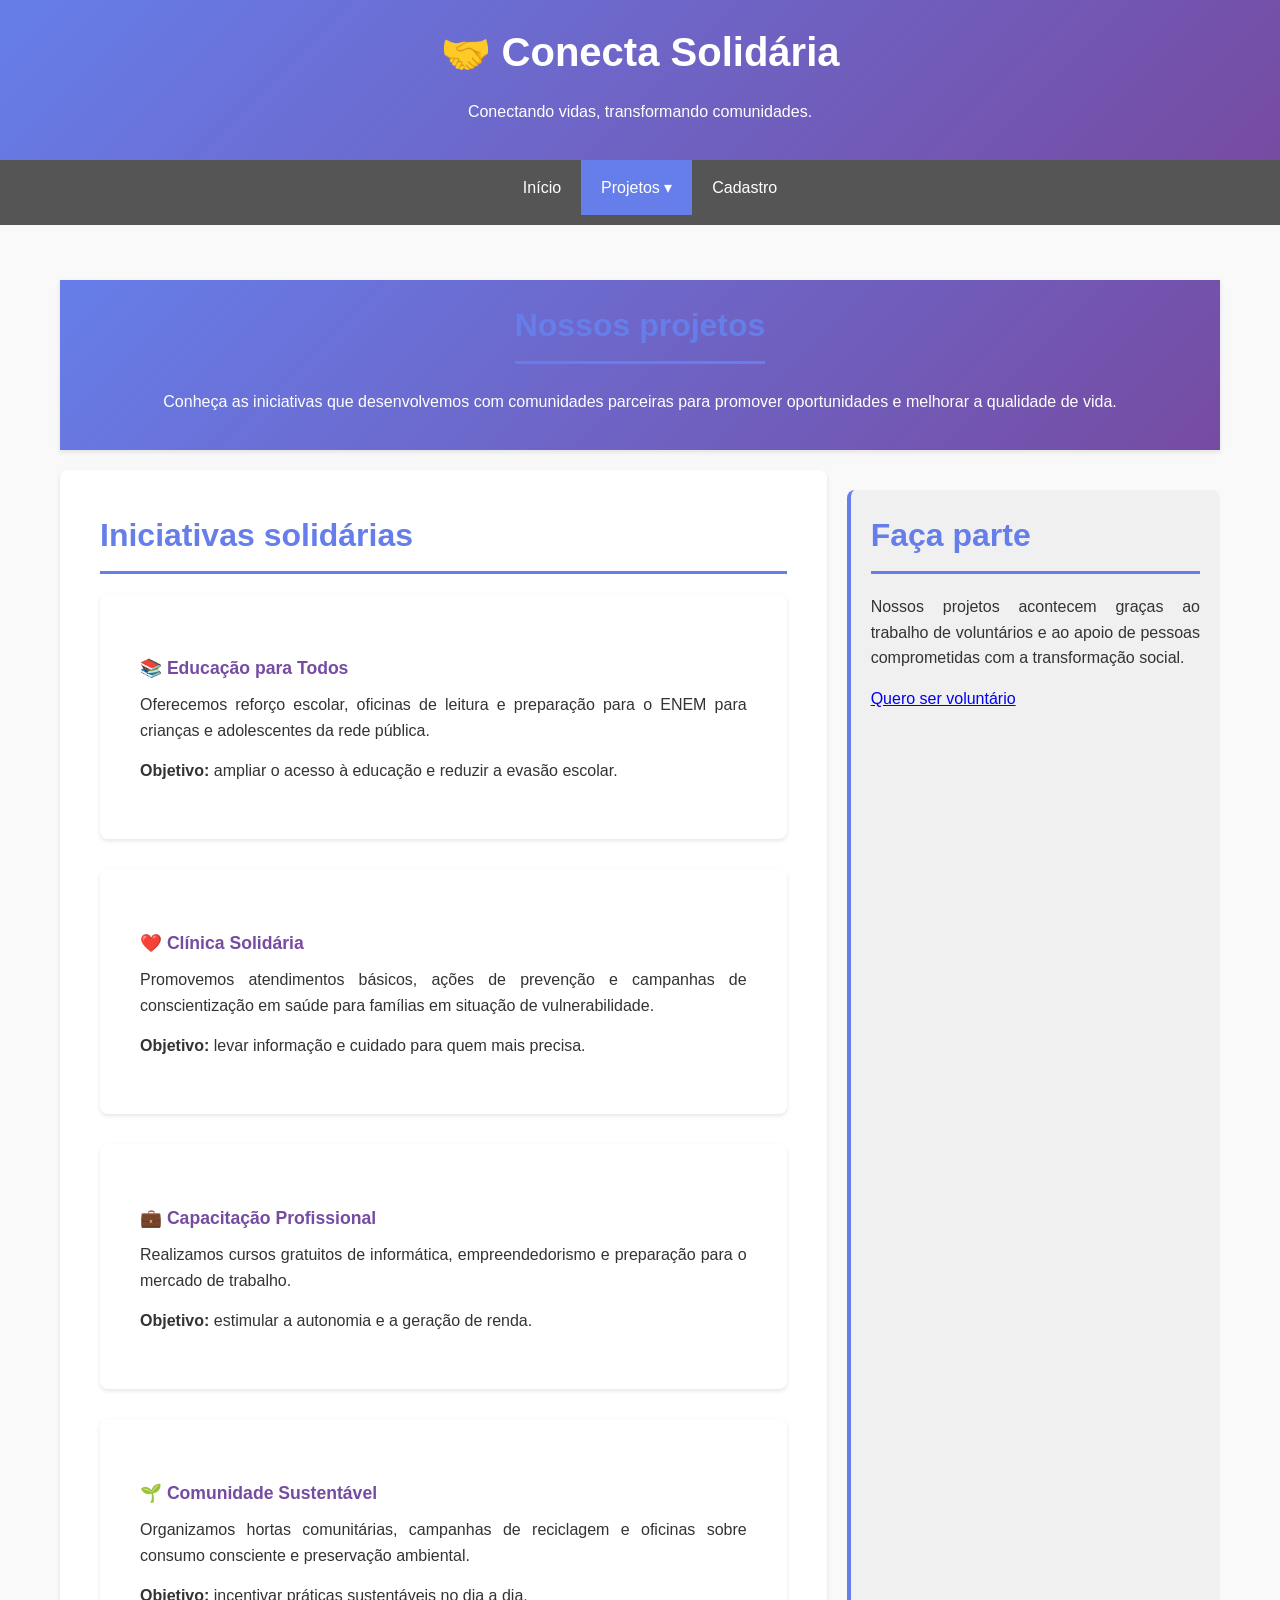
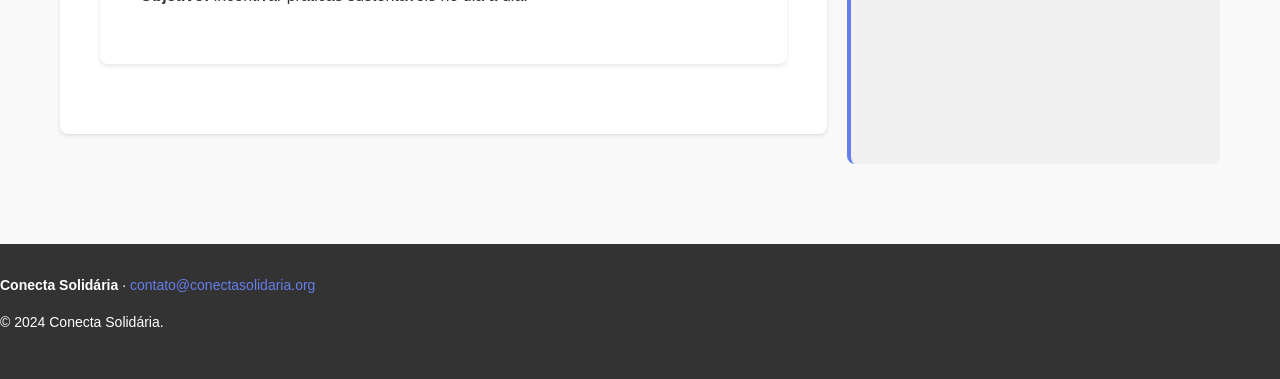
<file: exame-pratico2/projetos.html>
<!DOCTYPE html>
<html lang="pt-BR">
  <head>
    <meta charset="UTF-8">
    <meta name="viewport" content="width=device-width, initial-scale=1.0">
    <meta
      name="description"
      content="Conheça os projetos sociais da Conecta Solidária nas áreas de educação, saúde e geração de renda."
>
    <title>Projetos | Conecta Solidária</title>
    <link rel="stylesheet" href="css/style.css">
  </head>

  <body>
    <header>
      <h1>🤝 Conecta Solidária</h1>
      <p>Conectando vidas, transformando comunidades.</p>
    </header>

    <nav aria-label="Navegação principal">
      <input type="checkbox" id="menu-toggle" class="menu-toggle">
      <label for="menu-toggle" class="menu-hamburguer" aria-label="Abrir e fechar menu">☰ Menu</label>
      <ul class="menu">
        <li><a href="index.html">Início</a></li>
        <li class="tem-submenu">
          <a href="projetos.html" aria-current="page">Projetos ▾</a>
          <ul class="submenu">
            <li><a href="projetos.html">Educação para Todos</a></li>
            <li><a href="projetos.html">Clínica Solidária</a></li>
            <li><a href="projetos.html">Capacitação Profissional</a></li>
          </ul>
        </li>
        <li><a href="cadastro.html">Cadastro</a></li>
      </ul>
    </nav>

    <main class="layout-grid">
      <header>
        <h2>Nossos projetos</h2>
        <p>
          Conheça as iniciativas que desenvolvemos com comunidades parceiras
          para promover oportunidades e melhorar a qualidade de vida.
        </p>
      </header>

      <section aria-labelledby="projetos-atuais">
        <h2 id="projetos-atuais">Iniciativas solidárias</h2>

        <article>
          <h3>📚 Educação para Todos</h3>
          <p>
            Oferecemos reforço escolar, oficinas de leitura e preparação para o
            ENEM para crianças e adolescentes da rede pública.
          </p>
          <p><strong>Objetivo:</strong> ampliar o acesso à educação e reduzir a evasão escolar.</p>
        </article>

        <article>
          <h3>❤️ Clínica Solidária</h3>
          <p>
            Promovemos atendimentos básicos, ações de prevenção e campanhas de
            conscientização em saúde para famílias em situação de vulnerabilidade.
          </p>
          <p><strong>Objetivo:</strong> levar informação e cuidado para quem mais precisa.</p>
        </article>

        <article>
          <h3>💼 Capacitação Profissional</h3>
          <p>
            Realizamos cursos gratuitos de informática, empreendedorismo e
            preparação para o mercado de trabalho.
          </p>
          <p><strong>Objetivo:</strong> estimular a autonomia e a geração de renda.</p>
        </article>

        <article>
          <h3>🌱 Comunidade Sustentável</h3>
          <p>
            Organizamos hortas comunitárias, campanhas de reciclagem e oficinas
            sobre consumo consciente e preservação ambiental.
          </p>
          <p><strong>Objetivo:</strong> incentivar práticas sustentáveis no dia a dia.</p>
        </article>
      </section>

      <aside>
        <h2>Faça parte</h2>
        <p>
          Nossos projetos acontecem graças ao trabalho de voluntários e ao apoio
          de pessoas comprometidas com a transformação social.
        </p>
        <a href="cadastro.html">Quero ser voluntário</a>
      </aside>
    </main>

    <footer>
      <p>
        <strong>Conecta Solidária</strong> ·
        <a href="mailto:contato@conectasolidaria.org">contato@conectasolidaria.org</a>
      </p>
      <p>&copy; 2024 Conecta Solidária.</p>
    </footer>
  </body>
</html>
</file>
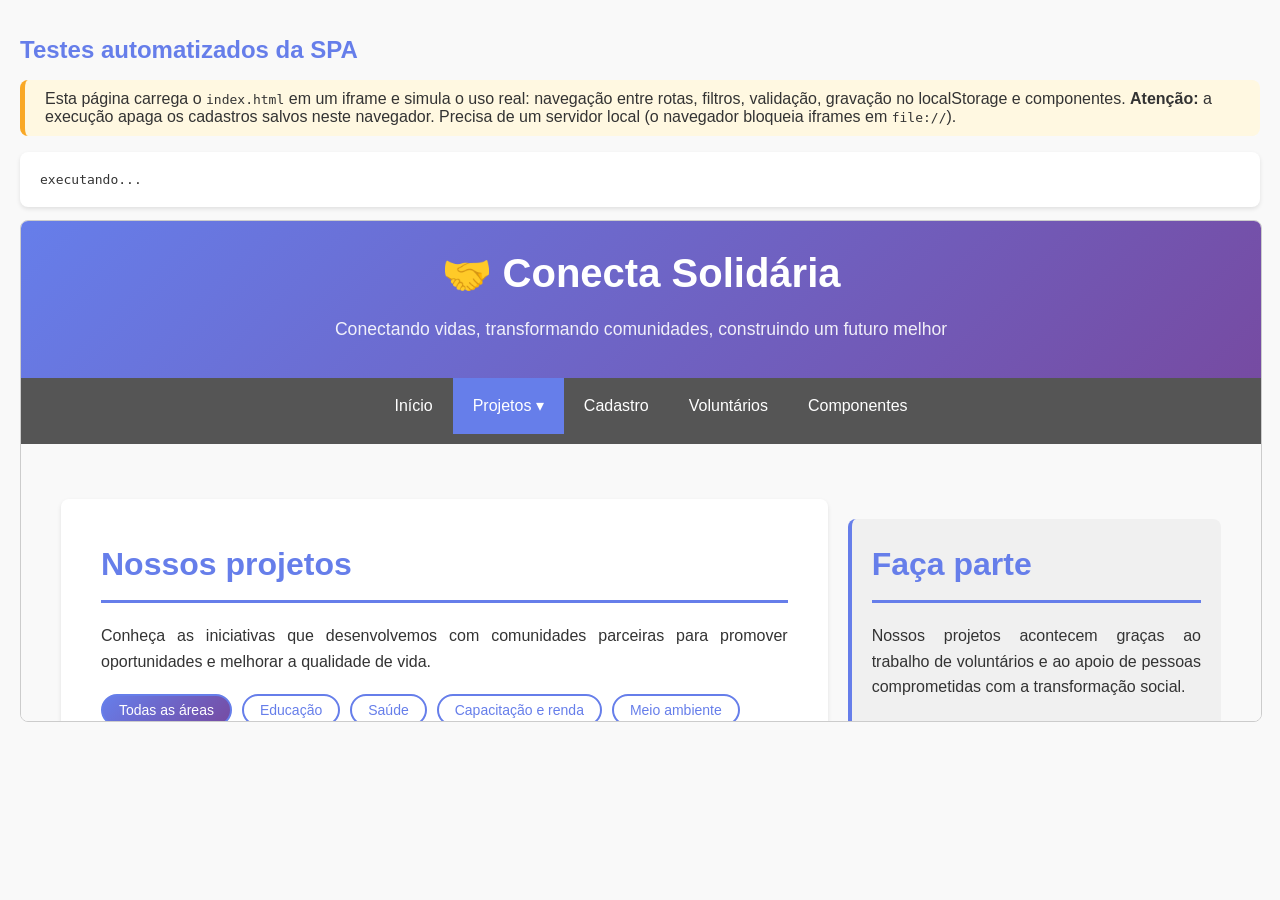
<file: exame-pratico3/testes.html>
<!DOCTYPE html>
<html lang="pt-BR">
<head>
  <meta charset="UTF-8">
  <meta name="viewport" content="width=device-width, initial-scale=1.0">
  <title>Testes automatizados | Conecta Solidária</title>
  <style>
    body { font-family: "Segoe UI", Tahoma, sans-serif; margin: 0; padding: 20px; background: #f9f9f9; color: #333; }
    h1 { font-size: 1.5rem; color: #667eea; }
    .aviso { background: #fff8e1; border-left: 5px solid #f9a825; padding: 10px 20px; border-radius: 8px; }
    #resultado { background: #fff; border-radius: 8px; padding: 20px; box-shadow: 0 2px 4px rgba(0,0,0,.1); white-space: pre-wrap; }
    iframe { width: 100%; height: 500px; border: 1px solid #ccc; border-radius: 8px; background: #fff; }
  </style>
</head>
<body>
<h1>Testes automatizados da SPA</h1>
<p class="aviso">
  Esta página carrega o <code>index.html</code> em um iframe e simula o uso real:
  navegação entre rotas, filtros, validação, gravação no localStorage e componentes.
  <strong>Atenção:</strong> a execução apaga os cadastros salvos neste navegador.
  Precisa de um servidor local (o navegador bloqueia iframes em <code>file://</code>).
</p>
<pre id="resultado">executando...</pre>
<iframe id="palco" src="index.html" title="Aplicação em teste"></iframe>
<script>
const saida = [];
let falhas = 0;

function ok(condicao, nome, extra) {
  if (condicao) { saida.push('PASS  ' + nome); }
  else { falhas++; saida.push('FALHA ' + nome + (extra ? '  -> ' + extra : '')); }
}
const dormir = (ms) => new Promise(r => setTimeout(r, ms));

function digitar(doc, id, valor) {
  const campo = doc.getElementById(id);
  campo.value = valor;
  campo.dispatchEvent(new doc.defaultView.Event('input', { bubbles: true }));
  campo.dispatchEvent(new doc.defaultView.Event('change', { bubbles: true }));
  return campo;
}

function clicar(el) { el.dispatchEvent(new MouseEvent('click', { bubbles: true })); }

async function irPara(win, rota) {
  win.location.hash = rota;
  await dormir(120);
}

window.addEventListener('load', async () => {
  const frame = document.getElementById('palco');
  const win = frame.contentWindow;
  const doc = frame.contentDocument;
  try {
    win.localStorage.clear();

    // ---------- 1. rota inicial ----------
    await irPara(win, '#/');
    ok(doc.querySelector('#quem-somos h2').textContent === 'Quem Somos', '1 rota / renderiza Início');
    ok(doc.querySelectorAll('#projetos-destaque .projeto-card').length === 3, '1 três cards em destaque');

    // ---------- 1b. imagem responsiva ----------
    const foto = doc.querySelector('#quem-somos picture img');
    const fonteWebp = doc.querySelector('#quem-somos picture source[type="image/webp"]');
    ok(fonteWebp && fonteWebp.getAttribute('srcset').indexOf('-600.webp 600w') > -1, '1b WebP com srcset de 600px');
    ok(foto.getAttribute('width') === '1200' && foto.getAttribute('height') === '797', '1b dimensões reservadas');
    ok(foto.getAttribute('loading') === 'eager' && foto.getAttribute('fetchpriority') === 'high',
      '1b imagem do topo com prioridade');
    ok(win.App.Parciais.imagem(win.App.Dados.imagens.educacao).indexOf('loading="lazy"') > -1,
      '1b lazy loading por padrão');
    await dormir(500);
    ok(foto.complete && foto.naturalWidth > 0, '1b imagem carregou', foto.currentSrc);

    // ---------- 2. projetos: filtro e busca ----------
    await irPara(win, '#/projetos');
    ok(doc.querySelectorAll('#lista-projetos .projeto-card').length === 4, '2 lista com 4 projetos');
    clicar(doc.querySelector('.filtro[data-area="saude"]'));
    await dormir(50);
    ok(doc.querySelectorAll('#lista-projetos .projeto-card').length === 1, '2 filtro por área');
    ok(doc.querySelector('#contador-projetos').textContent.indexOf('1 de 4') > -1, '2 contador atualiza');
    clicar(doc.querySelector('.filtro[data-area="todas"]'));
    digitar(doc, 'busca-projetos', 'horta');
    await dormir(500);
    ok(doc.querySelectorAll('#lista-projetos .projeto-card').length === 1, '2 busca por texto');
    digitar(doc, 'busca-projetos', 'zzzz');
    await dormir(500);
    ok(!!doc.querySelector('#lista-projetos .alerta--info'), '2 estado vazio da busca');

    // ---------- 3. rota com parâmetro e 404 ----------
    await irPara(win, '#/projetos/clinica-solidaria');
    ok(doc.querySelector('#app h2').textContent.indexOf('Clínica Solidária') > -1, '3 rota /projetos/:id');
    ok(doc.title.indexOf('Clínica Solidária') === 0, '3 título da aba', doc.title);
    await irPara(win, '#/rota-que-nao-existe');
    ok(doc.querySelector('#app h2').textContent === 'Página não encontrada', '3 rota 404');

    // ---------- 4. formulário vazio ----------
    await irPara(win, '#/cadastro');
    const form = doc.getElementById('formulario-voluntario');
    form.querySelector('button[type="submit"]').click();
    await dormir(80);
    ok(!!doc.querySelector('#resumo-erros .alerta--erro'), '4 resumo de erros aparece');
    ok(doc.querySelectorAll('.campo--erro').length >= 10, '4 campos marcados com erro',
      doc.querySelectorAll('.campo--erro').length);
    ok(!!doc.querySelector('#regiao-toasts .toast--erro'), '4 toast de erro');
    ok(doc.querySelector('#erro-nome').textContent.length > 0, '4 mensagem no campo nome');

    // ---------- 5. máscaras e validação campo a campo ----------
    digitar(doc, 'cpf', '11144477735');
    ok(doc.getElementById('cpf').value === '111.444.777-35', '5 máscara de CPF',
      doc.getElementById('cpf').value);
    digitar(doc, 'telefone', '11988887777');
    ok(doc.getElementById('telefone').value === '(11) 98888-7777', '5 máscara de telefone',
      doc.getElementById('telefone').value);
    digitar(doc, 'cep', '01310100');
    ok(doc.getElementById('cep').value === '01310-100', '5 máscara de CEP');

    digitar(doc, 'nome', 'Maria');
    doc.getElementById('nome').dispatchEvent(new win.FocusEvent('focusout', { bubbles: true }));
    await dormir(30);
    ok(doc.querySelector('[data-campo="nome"]').classList.contains('campo--erro'),
      '5 nome sem sobrenome é inválido');
    digitar(doc, 'nome', 'Maria da Silva');
    doc.getElementById('nome').dispatchEvent(new win.FocusEvent('focusout', { bubbles: true }));
    await dormir(30);
    ok(doc.querySelector('[data-campo="nome"]').classList.contains('campo--ok'), '5 nome válido');

    digitar(doc, 'email', 'maria.silva');
    doc.getElementById('email').dispatchEvent(new win.FocusEvent('focusout', { bubbles: true }));
    await dormir(30);
    ok(doc.getElementById('erro-email').textContent.length > 0, '5 e-mail inválido');
    digitar(doc, 'email', 'maria@email.com');

    digitar(doc, 'nascimento', '2015-01-01');
    doc.getElementById('nascimento').dispatchEvent(new win.FocusEvent('focusout', { bubbles: true }));
    await dormir(30);
    ok(doc.getElementById('erro-nascimento').textContent.indexOf('16') > -1, '5 idade mínima',
      doc.getElementById('erro-nascimento').textContent);
    digitar(doc, 'nascimento', '1998-05-20');

    digitar(doc, 'mensagem', 'Quero ajudar!');
    ok(doc.getElementById('contador-mensagem').textContent === '13/500 caracteres',
      '5 contador do textarea', doc.getElementById('contador-mensagem').textContent);

    // ---------- 6. rascunho no localStorage ----------
    await dormir(1200);
    const rascunho = JSON.parse(win.localStorage.getItem('conecta:rascunho-cadastro') || 'null');
    ok(rascunho && rascunho.valores.nome === 'Maria da Silva', '6 rascunho salvo no localStorage');

    // ---------- 7. envio válido ----------
    digitar(doc, 'endereco', 'Avenida Paulista');
    digitar(doc, 'numero', '1000');
    digitar(doc, 'cidade', 'São Paulo');
    digitar(doc, 'estado', 'SP');
    digitar(doc, 'disponibilidade', 'fim-de-semana');
    const radio = form.querySelector('input[name="area"][value="educacao"]');
    radio.checked = true;
    radio.dispatchEvent(new win.Event('change', { bubbles: true }));
    const aceite = doc.getElementById('consentimento');
    aceite.checked = true;
    aceite.dispatchEvent(new win.Event('change', { bubbles: true }));

    form.querySelector('button[type="submit"]').click();
    await dormir(200);

    const salvos = JSON.parse(win.localStorage.getItem('conecta:voluntarios') || '[]');
    ok(salvos.length === 1 && salvos[0].nome === 'Maria da Silva', '7 voluntário salvo',
      JSON.stringify(salvos));
    ok(win.location.hash === '#/voluntarios', '7 redirecionou para a lista', win.location.hash);
    ok(!!doc.querySelector('#regiao-toasts .toast--sucesso'), '7 toast de sucesso');
    ok(win.localStorage.getItem('conecta:rascunho-cadastro') === null, '7 rascunho limpo');
    ok(doc.querySelectorAll('#lista-voluntarios .voluntario').length === 1, '7 card na lista');
    ok(doc.querySelector('.voluntario .badge').textContent === 'Educação', '7 badge da área');

    // ---------- 8. busca e filtro na lista ----------
    digitar(doc, 'busca-voluntarios', 'joao');
    await dormir(500);
    ok(!!doc.querySelector('#lista-voluntarios .alerta--aviso'), '8 busca sem resultado');
    digitar(doc, 'busca-voluntarios', 'maria');
    await dormir(500);
    ok(doc.querySelectorAll('#lista-voluntarios .voluntario').length === 1, '8 busca com resultado');
    digitar(doc, 'filtro-area', 'saude');
    await dormir(80);
    ok(!!doc.querySelector('#lista-voluntarios .alerta--aviso'), '8 filtro por área');
    digitar(doc, 'filtro-area', 'todas');
    await dormir(80);

    // ---------- 9. CPF duplicado ----------
    await irPara(win, '#/cadastro');
    const form2 = doc.getElementById('formulario-voluntario');
    digitar(doc, 'nome', 'Joao Pereira');
    digitar(doc, 'email', 'joao@email.com');
    digitar(doc, 'cpf', '11144477735');
    digitar(doc, 'nascimento', '1990-02-10');
    digitar(doc, 'telefone', '11977776666');
    digitar(doc, 'cep', '01310100');
    digitar(doc, 'endereco', 'Rua A');
    digitar(doc, 'numero', '10');
    digitar(doc, 'cidade', 'Santos');
    digitar(doc, 'estado', 'SP');
    digitar(doc, 'disponibilidade', 'remoto');
    const radio2 = form2.querySelector('input[name="area"][value="saude"]');
    radio2.checked = true;
    radio2.dispatchEvent(new win.Event('change', { bubbles: true }));
    const aceite2 = doc.getElementById('consentimento');
    aceite2.checked = true;
    aceite2.dispatchEvent(new win.Event('change', { bubbles: true }));
    form2.querySelector('button[type="submit"]').click();
    await dormir(150);
    ok(doc.getElementById('erro-cpf').textContent.indexOf('já está cadastrado') > -1,
      '9 bloqueia CPF duplicado', doc.getElementById('erro-cpf').textContent);
    ok(JSON.parse(win.localStorage.getItem('conecta:voluntarios')).length === 1, '9 nada foi salvo');

    // ---------- 10. rascunho restaurado ----------
    await dormir(1200);
    await irPara(win, '#/');
    await irPara(win, '#/cadastro');
    ok(!!doc.querySelector('#aviso-rascunho .alerta--info'), '10 aviso de rascunho restaurado');
    ok(doc.getElementById('nome').value === 'Joao Pereira', '10 campos repreenchidos',
      doc.getElementById('nome').value);
    clicar(doc.querySelector('[data-acao="descartar-rascunho"]'));
    await dormir(150);
    ok(doc.getElementById('nome').value === '', '10 descartar limpa o formulário');
    ok(win.localStorage.getItem('conecta:rascunho-cadastro') === null, '10 rascunho apagado');

    // ---------- 11. remoção com modal ----------
    await irPara(win, '#/voluntarios');
    clicar(doc.querySelector('[data-acao="remover"]'));
    await dormir(120);
    ok(!!doc.querySelector('#regiao-modal .modal--aberto'), '11 modal de confirmação abre');
    clicar(doc.querySelector('#regiao-modal [data-acao="cancelar"]'));
    await dormir(400);
    ok(!doc.querySelector('#regiao-modal .modal'), '11 cancelar fecha o modal');
    ok(JSON.parse(win.localStorage.getItem('conecta:voluntarios')).length === 1, '11 cancelar não remove');

    clicar(doc.querySelector('[data-acao="remover"]'));
    await dormir(120);
    clicar(doc.querySelector('#regiao-modal [data-acao="confirmar"]'));
    await dormir(200);
    ok(JSON.parse(win.localStorage.getItem('conecta:voluntarios')).length === 0, '11 confirmar remove');
    ok(!!doc.querySelector('#lista-voluntarios .alerta--info'), '11 estado vazio da lista');

    // ---------- 12. componentes interativos ----------
    await irPara(win, '#/componentes');
    clicar(doc.querySelector('[data-alerta="sucesso"]'));
    await dormir(50);
    ok(!!doc.querySelector('#area-alerta .alerta--sucesso'), '12 alerta gerado por clique');
    const antes = doc.querySelectorAll('#regiao-toasts .toast').length;
    clicar(doc.querySelector('[data-toast="aviso"]'));
    await dormir(50);
    ok(doc.querySelectorAll('#regiao-toasts .toast').length === antes + 1, '12 toast empilhado');
    clicar(doc.querySelector('[data-acao="abrir-modal"]'));
    await dormir(120);
    ok(!!doc.querySelector('#regiao-modal .modal--aberto'), '12 modal do UI kit');
    doc.dispatchEvent(new win.KeyboardEvent('keydown', { key: 'Escape', bubbles: true }));
    await dormir(400);
    ok(!doc.querySelector('#regiao-modal .modal'), '12 Esc fecha o modal');

    // ---------- 13. menu ----------
    const botaoMenu = doc.getElementById('botao-menu');
    clicar(botaoMenu);
    await dormir(50);
    ok(doc.getElementById('menu-principal').classList.contains('menu--aberto'), '13 menu abre');
    ok(botaoMenu.getAttribute('aria-expanded') === 'true', '13 aria-expanded');
    await irPara(win, '#/');
    ok(!doc.getElementById('menu-principal').classList.contains('menu--aberto'),
      '13 menu fecha ao navegar');

    // ---------- 14. escape de HTML no template ----------
    win.App.Servicos.Voluntarios.salvar({
      nome: '<img src=x onerror=alert(1)>', email: 'x@x.com', cpf: '111.444.777-35',
      telefone: '(11) 98888-7777', cidade: 'SP', estado: 'SP', area: 'renda',
      disponibilidade: 'remoto'
    });
    await irPara(win, '#/voluntarios');
    ok(!doc.querySelector('#lista-voluntarios img'), '14 template escapa HTML do usuário');
    win.localStorage.clear();
  } catch (erro) {
    falhas++;
    saida.push('EXCEÇÃO: ' + erro.message + '\n' + erro.stack);
  }

  saida.push('---');
  saida.push(falhas === 0 ? 'TUDO PASSOU (' + saida.length + ' checagens)' : falhas + ' FALHA(S)');
  document.getElementById('resultado').textContent = saida.join('\n');
});
</script>
</body>
</html>
</file>
<file: exame-pratico1/css/style.css>
* {
  margin: 0;
  padding: 0;
  box-sizing: border-box;
}

body {
  font-family: "Segoe UI", Tahoma, Geneva, Verdana, sans-serif;
  line-height: 1.6;
  color: #333;
  background-color: #f9f9f9;
}

header {
  background: linear-gradient(135deg, #667eea 0%, #764ba2 100%);
  color: white;
  padding: 20px 0;
  box-shadow: 0 2px 5px rgba(0, 0, 0, 0.1);
}

.container {
  max-width: 1200px;
  margin: 0 auto;
  padding: 0 20px;
}

h1 {
  font-size: 2.5em;
  margin-bottom: 10px;
}

.tagline {
  font-size: 1.1em;
  opacity: 0.9;
}

nav {
  background-color: #555;
  padding: 0;
}

nav ul {
  list-style: none;
  display: flex;
  justify-content: center;
  flex-wrap: wrap;
}

nav li {
  margin: 0;
}

nav a {
  display: block;
  padding: 15px 20px;
  color: white;
  text-decoration: none;
  transition: background-color 0.3s;
}

nav a:hover {
  background-color: #667eea;
}

main {
  padding: 40px 0;
}

section {
  background: white;
  margin-bottom: 30px;
  padding: 40px;
  border-radius: 8px;
  box-shadow: 0 2px 4px rgba(0, 0, 0, 0.1);
}

h2 {
  color: #667eea;
  margin-bottom: 20px;
  font-size: 2em;
  border-bottom: 3px solid #667eea;
  padding-bottom: 10px;
}

h3 {
  color: #764ba2;
  margin-top: 20px;
  margin-bottom: 10px;
}

p {
  margin-bottom: 15px;
  text-align: justify;
}

ul {
  margin-left: 20px;
  margin-bottom: 15px;
}

li {
  margin-bottom: 10px;
}

.btn {
  display: inline-block;
  background: linear-gradient(135deg, #667eea 0%, #764ba2 100%);
  color: white;
  padding: 12px 30px;
  text-decoration: none;
  border-radius: 5px;
  transition: transform 0.3s, box-shadow 0.3s;
  margin: 10px 10px 10px 0;
}

.btn:hover {
  transform: translateY(-2px);
  box-shadow: 0 4px 8px rgba(0, 0, 0, 0.2);
}

.projetos-grid {
  display: grid;
  grid-template-columns: repeat(auto-fit, minmax(280px, 1fr));
  gap: 20px;
  margin-top: 20px;
}

.projeto-card {
  background: #f0f0f0;
  padding: 20px;
  border-radius: 8px;
  border-left: 4px solid #667eea;
  transition: transform 0.3s;
}

.projeto-card:hover {
  transform: translateY(-5px);
}

.imagem-secao {
  width: 100%;
  height: auto;
  border-radius: 8px;
  margin-bottom: 20px;
}

.imagem-card {
  width: 100%;
  height: auto;
  border-radius: 8px;
  margin-bottom: 15px;
}

.texto-centralizado {
  text-align: center;
  margin-top: 30px;
}

footer {
  background-color: #333;
  color: white;
  text-align: center;
  padding: 30px 0;
  margin-top: 40px;
}

footer a {
  color: #667eea;
  text-decoration: none;
}

footer a:hover {
  text-decoration: underline;
}

form {
  background: white;
  max-width: 700px;
  margin: 0 auto;
  padding: 30px;
  border-radius: 8px;
  box-shadow: 0 2px 4px rgba(0, 0, 0, 0.1);
}

fieldset {
  border: 1px solid #ddd;
  border-radius: 8px;
  padding: 20px;
  margin-bottom: 25px;
}

legend {
  color: #667eea;
  font-weight: bold;
  padding: 0 10px;
}

label {
  font-weight: 600;
}

input,
select,
textarea {
  width: 100%;
  padding: 10px;
  margin-top: 5px;
  border: 1px solid #ccc;
  border-radius: 5px;
  font-size: 1em;
}

input[type="radio"],
input[type="checkbox"] {
  width: auto;
  margin-right: 6px;
}

button {
  background: linear-gradient(135deg, #667eea 0%, #764ba2 100%);
  color: white;
  border: none;
  padding: 12px 30px;
  border-radius: 5px;
  cursor: pointer;
  font-size: 1em;
  margin: 10px 10px 0 0;
}

button[type="reset"] {
  background: #999;
}

aside {
  background: #f0f0f0;
  border-left: 4px solid #667eea;
  padding: 20px;
  border-radius: 8px;
  margin-top: 20px;
}

address {
  font-style: normal;
  line-height: 1.8;
}
</file>
<file: exame-pratico2/css/style.css>
/* =========================================================
   Conecta Solidária - Folha de estilos (Exame Prático 2)
   CSS3 avançado: variáveis, responsividade e animações
   ========================================================= */

/* -------------------------------------------------
   1. Design tokens (variáveis CSS / :root)
   Centraliza cores, espaçamentos e tipografia para
   garantir consistência e escalabilidade.
-------------------------------------------------- */
:root {
  /* Cores da marca */
  --cor-primaria: #667eea;
  --cor-secundaria: #764ba2;
  --gradiente-marca: linear-gradient(135deg, var(--cor-primaria) 0%, var(--cor-secundaria) 100%);

  /* Cores de feedback (validação) */
  --cor-sucesso: #2e7d32;
  --cor-erro: #c62828;

  /* Cores neutras */
  --cor-texto: #333333;
  --cor-fundo: #f9f9f9;
  --cor-branco: #ffffff;
  --cor-cinza-claro: #f0f0f0;
  --cor-cinza-medio: #999999;
  --cor-borda: #cccccc;
  --cor-escura: #333333;

  /* Tipografia */
  --fonte-base: "Segoe UI", Tahoma, Geneva, Verdana, sans-serif;

  /* Escala tipográfica (5 patamares) */
  --fonte-sm: 0.875rem;  /* 14px - textos auxiliares */
  --fonte-base-tam: 1rem;     /* 16px - corpo do texto */
  --fonte-md: 1.1rem;    /* ~18px - subtítulos (h3) */
  --fonte-lg: 2rem;      /* 32px - títulos de seção (h2) */
  --fonte-xl: 2.5rem;    /* 40px - título principal (h1) */

  /* Espaçamentos - escala modular (base 5px, dobrando) */
  --espaco-xs: 5px;
  --espaco-sm: 10px;
  --espaco-md: 20px;
  --espaco-lg: 40px;

  /* Bordas e sombras */
  --raio: 8px;
  --sombra: 0 2px 4px rgba(0, 0, 0, 0.1);
  --sombra-hover: 0 4px 8px rgba(0, 0, 0, 0.2);

  /* Transições */
  --transicao: 0.3s ease;
}

/* -------------------------------------------------
   2. Reset e base
-------------------------------------------------- */
* {
  margin: 0;
  padding: 0;
  box-sizing: border-box;
}

body {
  font-family: var(--fonte-base);
  font-size: var(--fonte-base-tam);
  line-height: 1.6;
  color: var(--cor-texto);
  background-color: var(--cor-fundo);
}

/* -------------------------------------------------
   3. Animações (@keyframes)
-------------------------------------------------- */
@keyframes surgir {
  from {
    opacity: 0;
    transform: translateY(20px);
  }
  to {
    opacity: 1;
    transform: translateY(0);
  }
}

/* -------------------------------------------------
   4. Cabeçalho
-------------------------------------------------- */
header {
  background: var(--gradiente-marca);
  color: var(--cor-branco);
  padding: var(--espaco-md) 0;
  box-shadow: 0 2px 5px rgba(0, 0, 0, 0.1);
  text-align: center;
  /* Flexbox: centraliza título e tagline em coluna */
  display: flex;
  flex-direction: column;
  align-items: center;
  justify-content: center;
  gap: var(--espaco-xs);
}

.container {
  max-width: 1200px;
  margin: 0 auto;
  padding: 0 var(--espaco-md);
}

h1 {
  font-size: var(--fonte-xl);
  margin-bottom: var(--espaco-sm);
}

.tagline {
  font-size: var(--fonte-md);
  opacity: 0.9;
}

/* -------------------------------------------------
   5. Navegação (menu responsivo com dropdown e hambúrguer)
-------------------------------------------------- */
nav {
  background-color: #555;
  position: relative;
}

/* Menu principal em linha (desktop) */
nav > ul.menu {
  list-style: none;
  display: flex;
  justify-content: center;
  flex-wrap: wrap;
}

nav a {
  display: block;
  padding: 15px var(--espaco-md);
  color: var(--cor-branco);
  text-decoration: none;
  transition: background-color var(--transicao);
}

nav a:hover,
nav a:focus,
nav a[aria-current="page"] {
  background-color: var(--cor-primaria);
}

/* Checkbox e botão hambúrguer ficam ocultos no desktop */
.menu-toggle {
  display: none;
}

.menu-hamburguer {
  display: none;
  color: var(--cor-branco);
  font-weight: 600;
  padding: 15px var(--espaco-md);
  cursor: pointer;
  user-select: none;
}

/* Submenu (dropdown) - oculto por padrão */
.tem-submenu {
  position: relative;
}

.submenu {
  list-style: none;
  position: absolute;
  top: 100%;
  left: 0;
  min-width: 220px;
  background-color: #444;
  box-shadow: var(--sombra);
  opacity: 0;
  visibility: hidden;
  transform: translateY(-10px);
  transition: opacity var(--transicao), transform var(--transicao),
    visibility var(--transicao);
  z-index: 10;
}

/* Exibe o dropdown ao passar o mouse ou navegar por teclado */
.tem-submenu:hover .submenu,
.tem-submenu:focus-within .submenu {
  opacity: 1;
  visibility: visible;
  transform: translateY(0);
}

/* -------------------------------------------------
   6. Conteúdo principal
-------------------------------------------------- */
main {
  padding: var(--espaco-lg) 0;
}

/* Sistema de layout com Grid de 12 colunas.
   Por padrão cada filho ocupa as 12 colunas (largura total);
   classes utilitárias definem quantas colunas cada bloco ocupa. */
.layout-grid {
  display: grid;
  grid-template-columns: repeat(12, 1fr);
  gap: var(--espaco-md);
  max-width: 1200px;
  margin: 0 auto;
  padding: var(--espaco-lg) var(--espaco-md);
}

.layout-grid > * {
  grid-column: 1 / -1; /* ocupa as 12 colunas por padrão */
}

.layout-grid > section {
  grid-column: span 8; /* conteúdo principal: 8 de 12 colunas */
}

.layout-grid > aside {
  grid-column: span 4; /* barra lateral: 4 de 12 colunas */
}

section,
article,
form {
  background: var(--cor-branco);
  margin-bottom: 30px;
  padding: var(--espaco-lg);
  border-radius: var(--raio);
  box-shadow: var(--sombra);
  animation: surgir 0.5s ease both;
}

h2 {
  color: var(--cor-primaria);
  margin-bottom: var(--espaco-md);
  font-size: var(--fonte-lg);
  border-bottom: 3px solid var(--cor-primaria);
  padding-bottom: var(--espaco-sm);
}

h3 {
  color: var(--cor-secundaria);
  font-size: var(--fonte-md);
  margin-top: var(--espaco-md);
  margin-bottom: var(--espaco-sm);
}

p {
  margin-bottom: 15px;
  text-align: justify;
}

ul {
  margin-left: var(--espaco-md);
  margin-bottom: 15px;
}

li {
  margin-bottom: var(--espaco-sm);
}

/* -------------------------------------------------
   7. Botões e links de ação
-------------------------------------------------- */
.btn {
  display: inline-block;
  background: var(--gradiente-marca);
  color: var(--cor-branco);
  padding: 12px 30px;
  text-decoration: none;
  border-radius: 5px;
  transition: transform var(--transicao), box-shadow var(--transicao);
  margin: var(--espaco-sm) var(--espaco-sm) var(--espaco-sm) 0;
}

.btn:hover {
  transform: translateY(-2px);
  box-shadow: var(--sombra-hover);
}

/* -------------------------------------------------
   8. Grade de projetos (CSS Grid)
-------------------------------------------------- */
.projetos-grid {
  display: grid;
  grid-template-columns: repeat(auto-fit, minmax(280px, 1fr));
  gap: var(--espaco-md);
  margin-top: var(--espaco-md);
}

.projeto-card {
  background: var(--cor-cinza-claro);
  padding: var(--espaco-md);
  border-radius: var(--raio);
  border-left: 4px solid var(--cor-primaria);
  transition: transform var(--transicao);
  /* Flexbox: empilha o conteúdo do card e alinha em coluna,
     garantindo cards com altura consistente */
  display: flex;
  flex-direction: column;
  gap: var(--espaco-sm);
}

.projeto-card:hover {
  transform: translateY(-5px);
}

/* -------------------------------------------------
   9. Imagens responsivas
-------------------------------------------------- */
.imagem-secao,
.imagem-card {
  width: 100%;
  height: auto;
  border-radius: var(--raio);
  margin-bottom: 15px;
}

.texto-centralizado {
  text-align: center;
  margin-top: 30px;
  /* Flexbox: distribui os botões de ação com espaçamento uniforme */
  display: flex;
  flex-wrap: wrap;
  justify-content: center;
  gap: var(--espaco-sm);
}

/* -------------------------------------------------
   10. Formulário
-------------------------------------------------- */
form {
  max-width: 700px;
  margin: 0 auto;
}

fieldset {
  border: 1px solid #ddd;
  border-radius: var(--raio);
  padding: var(--espaco-md);
  margin-bottom: 25px;
}

legend {
  color: var(--cor-primaria);
  font-weight: bold;
  padding: 0 var(--espaco-sm);
}

label {
  font-weight: 600;
}

input,
select,
textarea {
  width: 100%;
  padding: var(--espaco-sm);
  margin-top: 5px;
  border: 1px solid var(--cor-borda);
  border-radius: 5px;
  font-size: 1em;
  transition: border-color var(--transicao), box-shadow var(--transicao);
}

input:focus,
select:focus,
textarea:focus {
  outline: none;
  border-color: var(--cor-primaria);
  box-shadow: 0 0 0 3px rgba(102, 126, 234, 0.25);
}

/* Feedback de SUCESSO: campo obrigatório preenchido corretamente */
input:required:valid,
select:required:valid {
  border-color: var(--cor-sucesso);
}

/* Feedback de ERRO: campo obrigatório inválido (após interação) */
input:required:invalid:not(:focus):not(:placeholder-shown),
select:required:invalid:not(:focus) {
  border-color: var(--cor-erro);
  box-shadow: 0 0 0 3px rgba(198, 40, 40, 0.15);
}

input[type="radio"],
input[type="checkbox"] {
  width: auto;
  margin-right: 6px;
}

button {
  background: var(--gradiente-marca);
  color: var(--cor-branco);
  border: none;
  padding: 12px 30px;
  border-radius: 5px;
  cursor: pointer;
  font-size: 1em;
  margin: var(--espaco-sm) var(--espaco-sm) 0 0;
  transition: transform var(--transicao), box-shadow var(--transicao),
    opacity var(--transicao);
}

/* Estado hover: elevar e destacar */
button:hover {
  transform: translateY(-2px);
  box-shadow: var(--sombra-hover);
}

/* Estado focus: anel de foco visível (acessibilidade) */
button:focus-visible {
  outline: 3px solid var(--cor-secundaria);
  outline-offset: 2px;
}

/* Estado active: botão "pressionado" */
button:active {
  transform: translateY(1px);
  box-shadow: var(--sombra);
}

/* Estado disabled: botão inativo */
button:disabled {
  opacity: 0.5;
  cursor: not-allowed;
  transform: none;
  box-shadow: none;
}

button[type="reset"] {
  background: var(--cor-cinza-medio);
}

/* -------------------------------------------------
   11. Aside e address
-------------------------------------------------- */
aside {
  background: var(--cor-cinza-claro);
  border-left: 4px solid var(--cor-primaria);
  padding: var(--espaco-md);
  border-radius: var(--raio);
  margin-top: var(--espaco-md);
}

address {
  font-style: normal;
  line-height: 1.8;
}

/* -------------------------------------------------
   12. Rodapé
-------------------------------------------------- */
footer {
  background-color: var(--cor-escura);
  color: var(--cor-branco);
  text-align: center;
  font-size: var(--fonte-sm);
  padding: 30px 0;
  margin-top: var(--espaco-lg);
}

footer a {
  color: var(--cor-primaria);
  text-decoration: none;
}

footer a:hover {
  text-decoration: underline;
}

/* -------------------------------------------------
   13. Acessibilidade: foco visível por teclado
-------------------------------------------------- */
a:focus-visible,
button:focus-visible {
  outline: 3px solid var(--cor-secundaria);
  outline-offset: 2px;
}

/* -------------------------------------------------
   13b. Componentes de feedback (badges, alertas, modal, toast)
   Grupo de estilos padronizado com a paleta do projeto.
-------------------------------------------------- */

/* --- BADGES (etiquetas de categoria) --- */
.badge {
  display: inline-block;
  padding: 4px 12px;
  border-radius: 999px;
  font-size: var(--fonte-sm);
  font-weight: 600;
  color: var(--cor-branco);
  background: var(--cor-primaria);
}

.badge--secundario {
  background: var(--cor-secundaria);
}

.badge--sucesso {
  background: var(--cor-sucesso);
}

.badge--erro {
  background: var(--cor-erro);
}

.badge--neutro {
  background: var(--cor-cinza-medio);
}

/* --- ALERTAS (caixas de aviso contextuais) --- */
.alerta {
  padding: var(--espaco-md);
  border-radius: var(--raio);
  border-left: 5px solid;
  margin-bottom: var(--espaco-md);
  background: var(--cor-cinza-claro);
}

.alerta--sucesso {
  border-color: var(--cor-sucesso);
  background: #e8f5e9;
  color: #1b5e20;
}

.alerta--erro {
  border-color: var(--cor-erro);
  background: #fdecea;
  color: #b71c1c;
}

.alerta--aviso {
  border-color: #f9a825;
  background: #fff8e1;
  color: #8d6e00;
}

.alerta--info {
  border-color: var(--cor-primaria);
  background: #eef1fe;
  color: #2a3a8c;
}

/* --- MODAL (janela de informação) - CSS puro via :target --- */
.modal {
  position: fixed;
  inset: 0;
  background: rgba(0, 0, 0, 0.6);
  display: flex;
  align-items: center;
  justify-content: center;
  opacity: 0;
  visibility: hidden;
  transition: opacity var(--transicao), visibility var(--transicao);
  z-index: 100;
}

.modal:target {
  opacity: 1;
  visibility: visible;
}

.modal__caixa {
  background: var(--cor-branco);
  padding: var(--espaco-lg);
  border-radius: var(--raio);
  max-width: 480px;
  width: 90%;
  box-shadow: var(--sombra-hover);
  transform: translateY(-20px);
  transition: transform var(--transicao);
}

.modal:target .modal__caixa {
  transform: translateY(0);
}

.modal__fechar {
  float: right;
  color: var(--cor-texto);
  text-decoration: none;
  font-size: var(--fonte-md);
  font-weight: bold;
}

/* --- TOAST (notificação não obstrutiva) --- */
.toast {
  position: fixed;
  bottom: var(--espaco-md);
  right: var(--espaco-md);
  background: var(--cor-escura);
  color: var(--cor-branco);
  padding: var(--espaco-sm) var(--espaco-md);
  border-radius: var(--raio);
  box-shadow: var(--sombra-hover);
  border-left: 5px solid var(--cor-sucesso);
  animation: surgir 0.5s ease both;
  z-index: 90;
}

/* -------------------------------------------------
   14. Responsividade (Media Queries) - 5 breakpoints
-------------------------------------------------- */

/* Breakpoint 1 - Desktop panorâmico (<= 1200px) */
@media (max-width: 1200px) {
  .container,
  .layout-grid {
    max-width: 960px;
  }
}

/* Breakpoint 2 - Laptops / desktops menores (<= 992px)
   O grid de 12 colunas passa a empilhar conteúdo e barra lateral. */
@media (max-width: 992px) {
  .layout-grid > section,
  .layout-grid > aside {
    grid-column: 1 / -1;
  }
}

/* Breakpoint 3 - Tablets (<= 768px): ativa o menu hambúrguer */
@media (max-width: 768px) {
  h1 {
    font-size: var(--fonte-lg);
  }

  section,
  article,
  form {
    padding: var(--espaco-md);
  }

  /* Mostra o botão hambúrguer */
  .menu-hamburguer {
    display: block;
    text-align: right;
  }

  /* Esconde o menu e o abre com animação ao marcar o checkbox */
  nav > ul.menu {
    flex-direction: column;
    max-height: 0;
    overflow: hidden;
    transition: max-height var(--transicao);
  }

  .menu-toggle:checked ~ ul.menu {
    max-height: 600px;
  }

  nav a {
    text-align: center;
    border-bottom: 1px solid rgba(255, 255, 255, 0.1);
  }

  /* No mobile o submenu fica empilhado, sem posicionamento absoluto */
  .submenu {
    position: static;
    opacity: 1;
    visibility: visible;
    transform: none;
    background-color: #666;
  }
}

/* Breakpoint 4 - Celulares grandes (<= 576px) */
@media (max-width: 576px) {
  .projetos-grid {
    grid-template-columns: 1fr; /* cards em coluna única */
  }

  p {
    text-align: left;
  }
}

/* Breakpoint 5 - Celulares pequenos (<= 480px) */
@media (max-width: 480px) {
  h1 {
    font-size: var(--fonte-md);
  }

  main,
  .layout-grid {
    padding: var(--espaco-md) 0;
  }

  .btn,
  button {
    display: block;
    width: 100%;
    text-align: center;
    margin: var(--espaco-sm) 0;
  }
}

/* -------------------------------------------------
   15. Respeita usuários que preferem menos movimento
-------------------------------------------------- */
@media (prefers-reduced-motion: reduce) {
  * {
    animation: none !important;
    transition: none !important;
  }
}
</file>
<file: exame-pratico3/css/style.css>
/* =========================================================
   Conecta Solidária - Folha de estilos (Exame Prático 2)
   CSS3 avançado: variáveis, responsividade e animações
   ========================================================= */

/* -------------------------------------------------
   1. Design tokens (variáveis CSS / :root)
   Centraliza cores, espaçamentos e tipografia para
   garantir consistência e escalabilidade.
-------------------------------------------------- */
:root {
  /* Cores da marca */
  --cor-primaria: #667eea;
  --cor-secundaria: #764ba2;
  --gradiente-marca: linear-gradient(135deg, var(--cor-primaria) 0%, var(--cor-secundaria) 100%);

  /* Cores de feedback (validação) */
  --cor-sucesso: #2e7d32;
  --cor-erro: #c62828;

  /* Cores neutras */
  --cor-texto: #333333;
  --cor-fundo: #f9f9f9;
  --cor-branco: #ffffff;
  --cor-cinza-claro: #f0f0f0;
  --cor-cinza-medio: #999999;
  --cor-borda: #cccccc;
  --cor-escura: #333333;

  /* Tipografia */
  --fonte-base: "Segoe UI", Tahoma, Geneva, Verdana, sans-serif;

  /* Escala tipográfica (5 patamares) */
  --fonte-sm: 0.875rem;  /* 14px - textos auxiliares */
  --fonte-base-tam: 1rem;     /* 16px - corpo do texto */
  --fonte-md: 1.1rem;    /* ~18px - subtítulos (h3) */
  --fonte-lg: 2rem;      /* 32px - títulos de seção (h2) */
  --fonte-xl: 2.5rem;    /* 40px - título principal (h1) */

  /* Espaçamentos - escala modular (base 5px, dobrando) */
  --espaco-xs: 5px;
  --espaco-sm: 10px;
  --espaco-md: 20px;
  --espaco-lg: 40px;

  /* Bordas e sombras */
  --raio: 8px;
  --sombra: 0 2px 4px rgba(0, 0, 0, 0.1);
  --sombra-hover: 0 4px 8px rgba(0, 0, 0, 0.2);

  /* Transições */
  --transicao: 0.3s ease;
}

/* -------------------------------------------------
   2. Reset e base
-------------------------------------------------- */
* {
  margin: 0;
  padding: 0;
  box-sizing: border-box;
}

body {
  font-family: var(--fonte-base);
  font-size: var(--fonte-base-tam);
  line-height: 1.6;
  color: var(--cor-texto);
  background-color: var(--cor-fundo);
}

/* -------------------------------------------------
   3. Animações (@keyframes)
-------------------------------------------------- */
@keyframes surgir {
  from {
    opacity: 0;
    transform: translateY(20px);
  }
  to {
    opacity: 1;
    transform: translateY(0);
  }
}

/* -------------------------------------------------
   4. Cabeçalho
-------------------------------------------------- */
/* Só o cabeçalho principal da página recebe o gradiente.
   Sem o "body >", qualquer <header> interno (como o topo do
   card de voluntário) herdaria o fundo roxo. */
body > header {
  background: var(--gradiente-marca);
  color: var(--cor-branco);
  padding: var(--espaco-md) 0;
  box-shadow: 0 2px 5px rgba(0, 0, 0, 0.1);
  text-align: center;
  /* Flexbox: centraliza título e tagline em coluna */
  display: flex;
  flex-direction: column;
  align-items: center;
  justify-content: center;
  gap: var(--espaco-xs);
}

.container {
  max-width: 1200px;
  margin: 0 auto;
  padding: 0 var(--espaco-md);
}

h1 {
  font-size: var(--fonte-xl);
  margin-bottom: var(--espaco-sm);
}

.tagline {
  font-size: var(--fonte-md);
  opacity: 0.9;
  text-align: center; /* a regra global de <p> usa justify */
}

/* -------------------------------------------------
   5. Navegação (menu responsivo com dropdown e hambúrguer)
-------------------------------------------------- */
nav {
  background-color: #555;
  position: relative;
}

/* Menu principal em linha (desktop) */
nav > ul.menu {
  list-style: none;
  display: flex;
  justify-content: center;
  flex-wrap: wrap;
}

nav a {
  display: block;
  padding: 15px var(--espaco-md);
  color: var(--cor-branco);
  text-decoration: none;
  transition: background-color var(--transicao);
}

nav a:hover,
nav a:focus,
nav a[aria-current="page"] {
  background-color: var(--cor-primaria);
}

/* Botão hambúrguer: some no desktop e é controlado por JS
   (no Exame 2 era um checkbox escondido, que não recebia foco). */
.menu-hamburguer {
  display: none;
  background: none;
  border: none;
  border-radius: 0;
  color: var(--cor-branco);
  font-family: inherit;
  font-size: var(--fonte-base-tam);
  font-weight: 600;
  padding: 15px var(--espaco-md);
  margin: 0;
  cursor: pointer;
}

.menu-hamburguer:hover {
  background: rgba(255, 255, 255, 0.12);
  transform: none;
  box-shadow: none;
}

/* Submenu (dropdown) - oculto por padrão */
.tem-submenu {
  position: relative;
}

.submenu {
  list-style: none;
  position: absolute;
  top: 100%;
  left: 0;
  min-width: 220px;
  background-color: #444;
  box-shadow: var(--sombra);
  opacity: 0;
  visibility: hidden;
  transform: translateY(-10px);
  transition: opacity var(--transicao), transform var(--transicao),
    visibility var(--transicao);
  z-index: 10;
}

/* Exibe o dropdown ao passar o mouse ou navegar por teclado */
.tem-submenu:hover .submenu,
.tem-submenu:focus-within .submenu {
  opacity: 1;
  visibility: visible;
  transform: translateY(0);
}

/* -------------------------------------------------
   6. Conteúdo principal
-------------------------------------------------- */
main {
  padding: var(--espaco-lg) 0;
}

/* Sistema de layout com Grid de 12 colunas.
   Por padrão cada filho ocupa as 12 colunas (largura total);
   classes utilitárias definem quantas colunas cada bloco ocupa. */
.layout-grid {
  display: grid;
  grid-template-columns: repeat(12, 1fr);
  gap: var(--espaco-md);
  align-items: start;
}

.layout-grid > * {
  grid-column: 1 / -1; /* ocupa as 12 colunas por padrão */
}

.layout-grid > section {
  grid-column: span 8; /* conteúdo principal: 8 de 12 colunas */
}

.layout-grid > aside {
  grid-column: span 4; /* barra lateral: 4 de 12 colunas */
}

section,
article,
form {
  background: var(--cor-branco);
  margin-bottom: 30px;
  padding: var(--espaco-lg);
  border-radius: var(--raio);
  box-shadow: var(--sombra);
}

/* A tela inteira já anima na troca de rota (.view--visivel);
   aqui a animação serve para os cards criados por JavaScript,
   como os projetos filtrados e os voluntários da lista. */
article {
  animation: surgir 0.4s ease both;
}

h2 {
  color: var(--cor-primaria);
  margin-bottom: var(--espaco-md);
  font-size: var(--fonte-lg);
  border-bottom: 3px solid var(--cor-primaria);
  padding-bottom: var(--espaco-sm);
}

h3 {
  color: var(--cor-secundaria);
  font-size: var(--fonte-md);
  margin-top: var(--espaco-md);
  margin-bottom: var(--espaco-sm);
}

p {
  margin-bottom: 15px;
  text-align: justify;
}

ul {
  margin-left: var(--espaco-md);
  margin-bottom: 15px;
}

li {
  margin-bottom: var(--espaco-sm);
}

/* -------------------------------------------------
   7. Botões e links de ação
-------------------------------------------------- */
.btn {
  display: inline-block;
  background: var(--gradiente-marca);
  color: var(--cor-branco);
  padding: 12px 30px;
  text-decoration: none;
  border-radius: 5px;
  transition: transform var(--transicao), box-shadow var(--transicao);
  margin: var(--espaco-sm) var(--espaco-sm) var(--espaco-sm) 0;
}

.btn:hover {
  transform: translateY(-2px);
  box-shadow: var(--sombra-hover);
}

/* -------------------------------------------------
   8. Grade de projetos (CSS Grid)
-------------------------------------------------- */
.projetos-grid {
  display: grid;
  grid-template-columns: repeat(auto-fit, minmax(280px, 1fr));
  gap: var(--espaco-md);
  margin-top: var(--espaco-md);
}

.projeto-card {
  background: var(--cor-cinza-claro);
  padding: var(--espaco-md);
  border-radius: var(--raio);
  border-left: 4px solid var(--cor-primaria);
  transition: transform var(--transicao);
  /* Flexbox: empilha o conteúdo do card e alinha em coluna,
     garantindo cards com altura consistente */
  display: flex;
  flex-direction: column;
  gap: var(--espaco-sm);
}

.projeto-card:hover {
  transform: translateY(-5px);
}

/* Sem isso o badge esticaria na largura toda do card flex. */
.projeto-card > .badge {
  align-self: flex-start;
}

/* -------------------------------------------------
   9. Imagens responsivas
-------------------------------------------------- */
.imagem-secao,
.imagem-card {
  width: 100%;
  height: auto;
  border-radius: var(--raio);
  margin-bottom: 15px;
}

.texto-centralizado {
  text-align: center;
  margin-top: 30px;
  /* Flexbox: distribui os botões de ação com espaçamento uniforme */
  display: flex;
  flex-wrap: wrap;
  justify-content: center;
  gap: var(--espaco-sm);
}

/* -------------------------------------------------
   10. Formulário
-------------------------------------------------- */
form {
  max-width: 700px;
  margin: 0 auto;
}

fieldset {
  border: 1px solid #ddd;
  border-radius: var(--raio);
  padding: var(--espaco-md);
  margin-bottom: 25px;
}

legend {
  color: var(--cor-primaria);
  font-weight: bold;
  padding: 0 var(--espaco-sm);
}

label {
  font-weight: 600;
}

input,
select,
textarea {
  width: 100%;
  padding: var(--espaco-sm);
  margin-top: 5px;
  border: 1px solid var(--cor-borda);
  border-radius: 5px;
  font-size: 1em;
  transition: border-color var(--transicao), box-shadow var(--transicao);
}

input:focus,
select:focus,
textarea:focus {
  outline: none;
  border-color: var(--cor-primaria);
  box-shadow: 0 0 0 3px rgba(102, 126, 234, 0.25);
}

/* O feedback de válido/inválido agora vem das classes
   .campo--ok e .campo--erro, aplicadas pelo JavaScript depois
   que o usuário interage com o campo (ver seção 18). */

input[type="radio"],
input[type="checkbox"] {
  width: auto;
  margin-right: 6px;
}

button {
  background: var(--gradiente-marca);
  color: var(--cor-branco);
  border: none;
  padding: 12px 30px;
  border-radius: 5px;
  cursor: pointer;
  font-size: 1em;
  margin: var(--espaco-sm) var(--espaco-sm) 0 0;
  transition: transform var(--transicao), box-shadow var(--transicao),
    opacity var(--transicao);
}

/* Estado hover: elevar e destacar */
button:hover {
  transform: translateY(-2px);
  box-shadow: var(--sombra-hover);
}

/* Estado focus: anel de foco visível (acessibilidade) */
button:focus-visible {
  outline: 3px solid var(--cor-secundaria);
  outline-offset: 2px;
}

/* Estado active: botão "pressionado" */
button:active {
  transform: translateY(1px);
  box-shadow: var(--sombra);
}

/* Estado disabled: botão inativo */
button:disabled {
  opacity: 0.5;
  cursor: not-allowed;
  transform: none;
  box-shadow: none;
}

button[type="reset"] {
  background: var(--cor-cinza-medio);
}

/* -------------------------------------------------
   11. Aside e address
-------------------------------------------------- */
aside {
  background: var(--cor-cinza-claro);
  border-left: 4px solid var(--cor-primaria);
  padding: var(--espaco-md);
  border-radius: var(--raio);
  margin-top: var(--espaco-md);
}

address {
  font-style: normal;
  line-height: 1.8;
}

/* -------------------------------------------------
   12. Rodapé
-------------------------------------------------- */
footer {
  background-color: var(--cor-escura);
  color: var(--cor-branco);
  text-align: center;
  font-size: var(--fonte-sm);
  padding: 30px 0;
  margin-top: var(--espaco-lg);
}

footer a {
  color: var(--cor-primaria);
  text-decoration: none;
}

footer a:hover {
  text-decoration: underline;
}

/* -------------------------------------------------
   13. Acessibilidade: foco visível por teclado
-------------------------------------------------- */
a:focus-visible,
button:focus-visible {
  outline: 3px solid var(--cor-secundaria);
  outline-offset: 2px;
}

/* -------------------------------------------------
   13b. Componentes de feedback (badges, alertas, modal, toast)
   Grupo de estilos padronizado com a paleta do projeto.
-------------------------------------------------- */

/* --- BADGES (etiquetas de categoria) --- */
.badge {
  display: inline-block;
  padding: 4px 12px;
  border-radius: 999px;
  font-size: var(--fonte-sm);
  font-weight: 600;
  color: var(--cor-branco);
  background: var(--cor-primaria);
}

.badge--secundario {
  background: var(--cor-secundaria);
}

.badge--sucesso {
  background: var(--cor-sucesso);
}

.badge--erro {
  background: var(--cor-erro);
}

.badge--neutro {
  background: var(--cor-cinza-medio);
}

/* --- ALERTAS (caixas de aviso contextuais) --- */
.alerta {
  padding: var(--espaco-md);
  border-radius: var(--raio);
  border-left: 5px solid;
  margin-bottom: var(--espaco-md);
  background: var(--cor-cinza-claro);
}

.alerta--sucesso {
  border-color: var(--cor-sucesso);
  background: #e8f5e9;
  color: #1b5e20;
}

.alerta--erro {
  border-color: var(--cor-erro);
  background: #fdecea;
  color: #b71c1c;
}

.alerta--aviso {
  border-color: #f9a825;
  background: #fff8e1;
  color: #8d6e00;
}

.alerta--info {
  border-color: var(--cor-primaria);
  background: #eef1fe;
  color: #2a3a8c;
}

/* --- MODAL (janela de confirmação) - aberto por JavaScript --- */
.modal {
  position: fixed;
  inset: 0;
  background: rgba(0, 0, 0, 0.6);
  display: flex;
  align-items: center;
  justify-content: center;
  opacity: 0;
  visibility: hidden;
  transition: opacity var(--transicao), visibility var(--transicao);
  z-index: 100;
}

.modal--aberto {
  opacity: 1;
  visibility: visible;
}

.modal__caixa {
  background: var(--cor-branco);
  padding: var(--espaco-lg);
  border-radius: var(--raio);
  max-width: 480px;
  width: 90%;
  box-shadow: var(--sombra-hover);
  transform: translateY(-20px);
  transition: transform var(--transicao);
}

.modal--aberto .modal__caixa {
  transform: translateY(0);
}

.modal__fechar {
  float: right;
  background: none;
  border: none;
  color: var(--cor-texto);
  font-size: var(--fonte-md);
  font-weight: bold;
  line-height: 1;
  padding: 0;
  margin: 0;
  cursor: pointer;
}

.modal__fechar:hover {
  background: none;
  transform: none;
  box-shadow: none;
  color: var(--cor-erro);
}

.modal__acoes {
  display: flex;
  flex-wrap: wrap;
  gap: var(--espaco-sm);
  margin-top: var(--espaco-md);
}

/* --- TOAST (notificação não obstrutiva) ---
   Os toasts são criados por JavaScript dentro de #regiao-toasts,
   que empilha as mensagens no canto inferior direito. */
.toasts {
  position: fixed;
  bottom: var(--espaco-md);
  right: var(--espaco-md);
  display: flex;
  flex-direction: column;
  gap: var(--espaco-sm);
  max-width: min(360px, calc(100vw - 2 * var(--espaco-md)));
  z-index: 90;
}

.toast {
  display: flex;
  align-items: center;
  gap: var(--espaco-sm);
  background: var(--cor-escura);
  color: var(--cor-branco);
  padding: var(--espaco-sm) var(--espaco-md);
  border-radius: var(--raio);
  box-shadow: var(--sombra-hover);
  border-left: 5px solid var(--cor-primaria);
  /* Estado inicial: fora da tela; a classe --visivel anima a entrada */
  opacity: 0;
  transform: translateX(20px);
  transition: opacity var(--transicao), transform var(--transicao);
}

.toast--visivel {
  opacity: 1;
  transform: translateX(0);
}

.toast--sucesso { border-left-color: var(--cor-sucesso); }
.toast--erro { border-left-color: var(--cor-erro); }
.toast--aviso { border-left-color: #f9a825; }
.toast--info { border-left-color: var(--cor-primaria); }

.toast__texto {
  flex: 1;
}

.toast__fechar {
  background: none;
  border: none;
  color: var(--cor-branco);
  cursor: pointer;
  font-size: var(--fonte-sm);
  padding: 0;
  margin: 0;
}

.toast__fechar:hover {
  background: none;
  transform: none;
  box-shadow: none;
  opacity: 0.7;
}

/* =========================================================
   Exame Prático 3 - estilos das telas dinâmicas (SPA)
   ========================================================= */

/* -------------------------------------------------
   13c. Estrutura da SPA
-------------------------------------------------- */

/* Atalho para pular o menu, visível apenas ao focar. */
.pular-conteudo {
  position: absolute;
  left: -9999px;
  top: 0;
  background: var(--cor-branco);
  color: var(--cor-primaria);
  padding: var(--espaco-sm) var(--espaco-md);
  z-index: 200;
}

.pular-conteudo:focus {
  left: var(--espaco-sm);
  top: var(--espaco-sm);
}

/* Transição entre as telas: o router cria um elemento .view
   novo a cada rota e só então aplica a classe, reiniciando a
   animação de entrada. */
.view--visivel {
  animation: surgir 0.3s ease both;
}

/* -------------------------------------------------
   13d. Estatísticas, filtros e contadores
-------------------------------------------------- */
.estatisticas {
  display: flex;
  flex-wrap: wrap;
  gap: var(--espaco-md);
  margin: var(--espaco-md) 0;
}

.estatistica {
  flex: 1 1 140px;
  background: var(--cor-cinza-claro);
  border-left: 4px solid var(--cor-primaria);
  border-radius: var(--raio);
  padding: var(--espaco-sm) var(--espaco-md);
  text-align: center;
}

.estatistica__numero {
  display: block;
  color: var(--cor-secundaria);
  font-size: var(--fonte-md);
}

.estatistica__rotulo {
  font-size: var(--fonte-sm);
}

.filtros {
  display: flex;
  flex-wrap: wrap;
  align-items: flex-end;
  gap: var(--espaco-md);
  margin: var(--espaco-md) 0;
}

.filtros__grupo {
  display: flex;
  flex-wrap: wrap;
  gap: var(--espaco-sm);
}

.filtro {
  background: transparent;
  color: var(--cor-primaria);
  border: 2px solid var(--cor-primaria);
  padding: 6px 16px;
  border-radius: 999px;
  font-size: var(--fonte-sm);
  margin: 0;
}

.filtro--ativo {
  background: var(--gradiente-marca);
  color: var(--cor-branco);
}

.contador {
  color: #666;
  font-size: var(--fonte-sm);
  text-align: left;
  margin-bottom: var(--espaco-sm);
}

.barra-lista {
  display: flex;
  flex-wrap: wrap;
  align-items: center;
  justify-content: space-between;
  gap: var(--espaco-sm);
}

.amostra {
  display: flex;
  flex-wrap: wrap;
  align-items: center;
  gap: var(--espaco-sm);
}

.migalhas {
  font-size: var(--fonte-sm);
  margin-bottom: var(--espaco-sm);
}

.migalhas a,
.link-acao {
  color: var(--cor-primaria);
  text-decoration: none;
  font-weight: 600;
}

.migalhas a:hover,
.link-acao:hover {
  text-decoration: underline;
}

.projeto-card__link {
  color: inherit;
  text-decoration: none;
}

.projeto-card .link-acao {
  margin-top: auto; /* mantém o link no rodapé do card */
}

/* -------------------------------------------------
   13e. Campos de formulário com feedback de validação
-------------------------------------------------- */
.campo {
  margin-bottom: var(--espaco-md);
}

.campo label,
.rotulo-grupo {
  display: block;
  font-weight: 600;
}

.campo--busca {
  flex: 1 1 240px;
  margin-bottom: 0;
}

.campo__ajuda {
  color: #666;
  font-size: var(--fonte-sm);
  margin: var(--espaco-xs) 0 0;
  text-align: left;
}

.campo__erro {
  color: var(--cor-erro);
  font-size: var(--fonte-sm);
  font-weight: 600;
  margin: var(--espaco-xs) 0 0;
  text-align: left;
}

/* Sem mensagem, o parágrafo não ocupa espaço. */
.campo__erro:empty {
  display: none;
}

.campo--erro input,
.campo--erro select,
.campo--erro textarea {
  border-color: var(--cor-erro);
  box-shadow: 0 0 0 3px rgba(198, 40, 40, 0.15);
}

.campo--ok input,
.campo--ok select,
.campo--ok textarea {
  border-color: var(--cor-sucesso);
}

.opcoes {
  display: flex;
  flex-direction: column;
  gap: var(--espaco-xs);
  margin: var(--espaco-xs) 0;
}

.opcao {
  font-weight: 400;
}

.acoes-formulario {
  display: flex;
  flex-wrap: wrap;
  gap: var(--espaco-sm);
}

.lista-erros {
  margin: var(--espaco-sm) 0 0 var(--espaco-md);
}

.link-erro {
  background: none;
  border: none;
  color: inherit;
  font: inherit;
  font-weight: 700;
  text-decoration: underline;
  padding: 0;
  margin: 0;
  cursor: pointer;
}

.link-erro:hover {
  background: none;
  transform: none;
  box-shadow: none;
}

/* -------------------------------------------------
   13f. Botões auxiliares
-------------------------------------------------- */
.botao-secundario {
  background: transparent;
  color: var(--cor-primaria);
  border: 2px solid var(--cor-primaria);
}

.botao-remover {
  background: var(--cor-erro);
}

/* -------------------------------------------------
   13g. Lista de voluntários (dados do localStorage)
-------------------------------------------------- */
.voluntarios-grid {
  display: grid;
  grid-template-columns: repeat(auto-fit, minmax(280px, 1fr));
  gap: var(--espaco-md);
  margin-top: var(--espaco-md);
}

.voluntario {
  padding: var(--espaco-md);
  margin-bottom: 0;
  border-left: 4px solid var(--cor-secundaria);
  display: flex;
  flex-direction: column;
  gap: var(--espaco-sm);
}

.voluntario__topo {
  display: flex;
  flex-wrap: wrap;
  align-items: center;
  justify-content: space-between;
  gap: var(--espaco-sm);
}

.voluntario__nome {
  margin: 0;
  font-size: var(--fonte-md);
}

.voluntario__dados {
  display: grid;
  grid-template-columns: auto 1fr;
  gap: var(--espaco-xs) var(--espaco-sm);
  font-size: var(--fonte-sm);
  margin: 0;
}

.voluntario__dados dt {
  font-weight: 600;
  color: #666;
}

.voluntario__dados dd {
  margin: 0;
  overflow-wrap: anywhere;
}

.voluntario .botao-remover {
  margin: var(--espaco-xs) 0 0;
  align-self: flex-start;
  font-size: var(--fonte-sm);
  padding: var(--espaco-xs) var(--espaco-md);
}

/* -------------------------------------------------
   13h. Badges por área de atuação
-------------------------------------------------- */
.badge--educacao { background: #3949ab; }
.badge--saude { background: #ad1457; }
.badge--renda { background: #00695c; }
.badge--meio-ambiente { background: #2e7d32; }

.alerta .btn,
.alerta button {
  margin-bottom: 0;
}

/* -------------------------------------------------
   14. Responsividade (Media Queries) - 5 breakpoints
-------------------------------------------------- */

/* Breakpoint 1 - Desktop panorâmico (<= 1200px) */
@media (max-width: 1200px) {
  .container,
  .layout-grid {
    max-width: 960px;
  }
}

/* Breakpoint 2 - Laptops / desktops menores (<= 992px)
   O grid de 12 colunas passa a empilhar conteúdo e barra lateral. */
@media (max-width: 992px) {
  .layout-grid > section,
  .layout-grid > aside {
    grid-column: 1 / -1;
  }
}

/* Breakpoint 3 - Tablets (<= 768px): ativa o menu hambúrguer */
@media (max-width: 768px) {
  h1 {
    font-size: var(--fonte-lg);
  }

  section,
  article,
  form {
    padding: var(--espaco-md);
  }

  /* Mostra o botão hambúrguer */
  .menu-hamburguer {
    display: block;
    text-align: right;
  }

  /* Esconde o menu e o abre com animação ao marcar o checkbox */
  nav > ul.menu {
    flex-direction: column;
    max-height: 0;
    overflow: hidden;
    transition: max-height var(--transicao);
  }

  /* Classe aplicada pelo módulo js/ui/menu.js */
  nav > ul.menu--aberto {
    max-height: 600px;
  }

  nav a {
    text-align: center;
    border-bottom: 1px solid rgba(255, 255, 255, 0.1);
  }

  /* No mobile o submenu fica empilhado, sem posicionamento absoluto */
  .submenu {
    position: static;
    opacity: 1;
    visibility: visible;
    transform: none;
    background-color: #666;
  }
}

/* Breakpoint 4 - Celulares grandes (<= 576px) */
@media (max-width: 576px) {
  .projetos-grid {
    grid-template-columns: 1fr; /* cards em coluna única */
  }

  p {
    text-align: left;
  }
}

/* Breakpoint 5 - Celulares pequenos (<= 480px) */
@media (max-width: 480px) {
  h1 {
    font-size: var(--fonte-md);
  }

  main {
    padding: var(--espaco-md) 0;
  }

  /* Botões de ação ocupam a linha inteira; os botões pequenos
     (filtros, fechar toast/modal) continuam no tamanho normal. */
  .btn,
  .acoes-formulario button,
  .modal__acoes button,
  .barra-lista .botao-remover {
    display: block;
    width: 100%;
    text-align: center;
    margin: var(--espaco-sm) 0;
  }
}

/* -------------------------------------------------
   15. Respeita usuários que preferem menos movimento
-------------------------------------------------- */
@media (prefers-reduced-motion: reduce) {
  * {
    animation: none !important;
    transition: none !important;
  }
}
</file>
